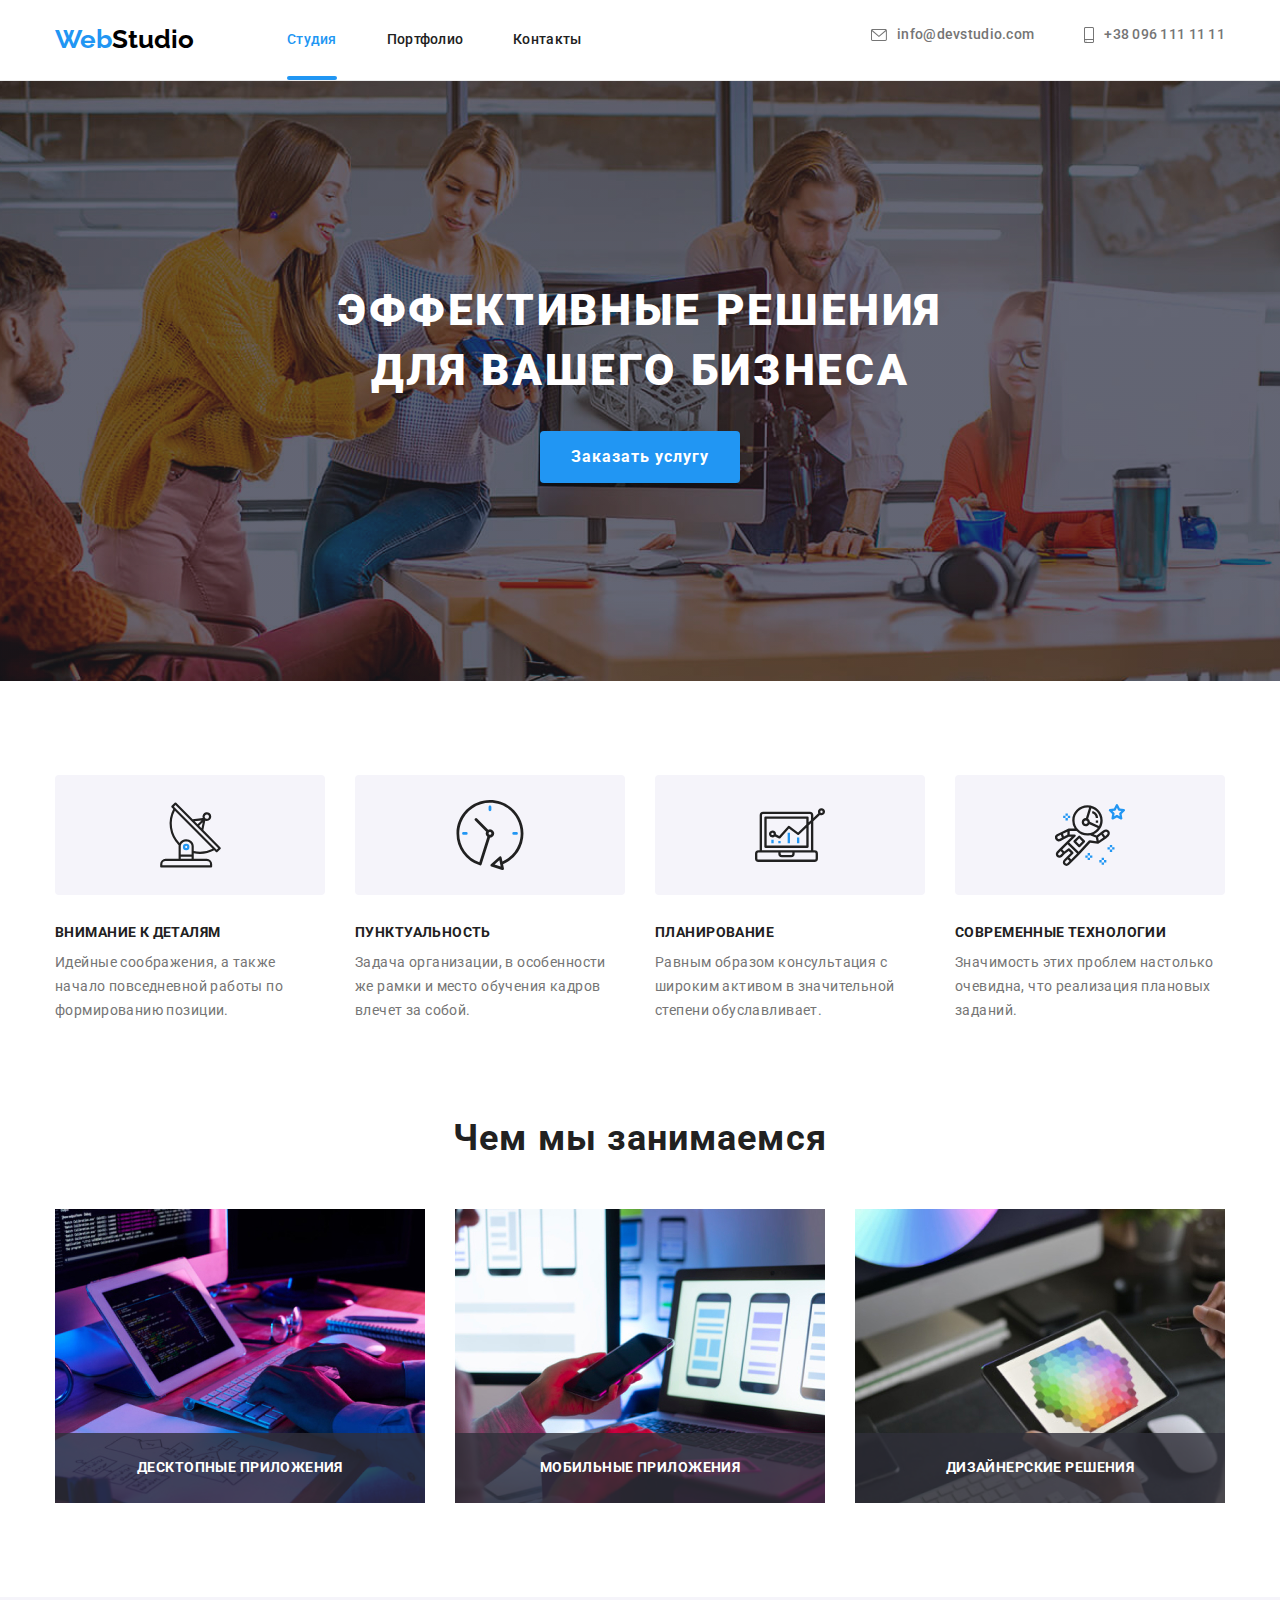
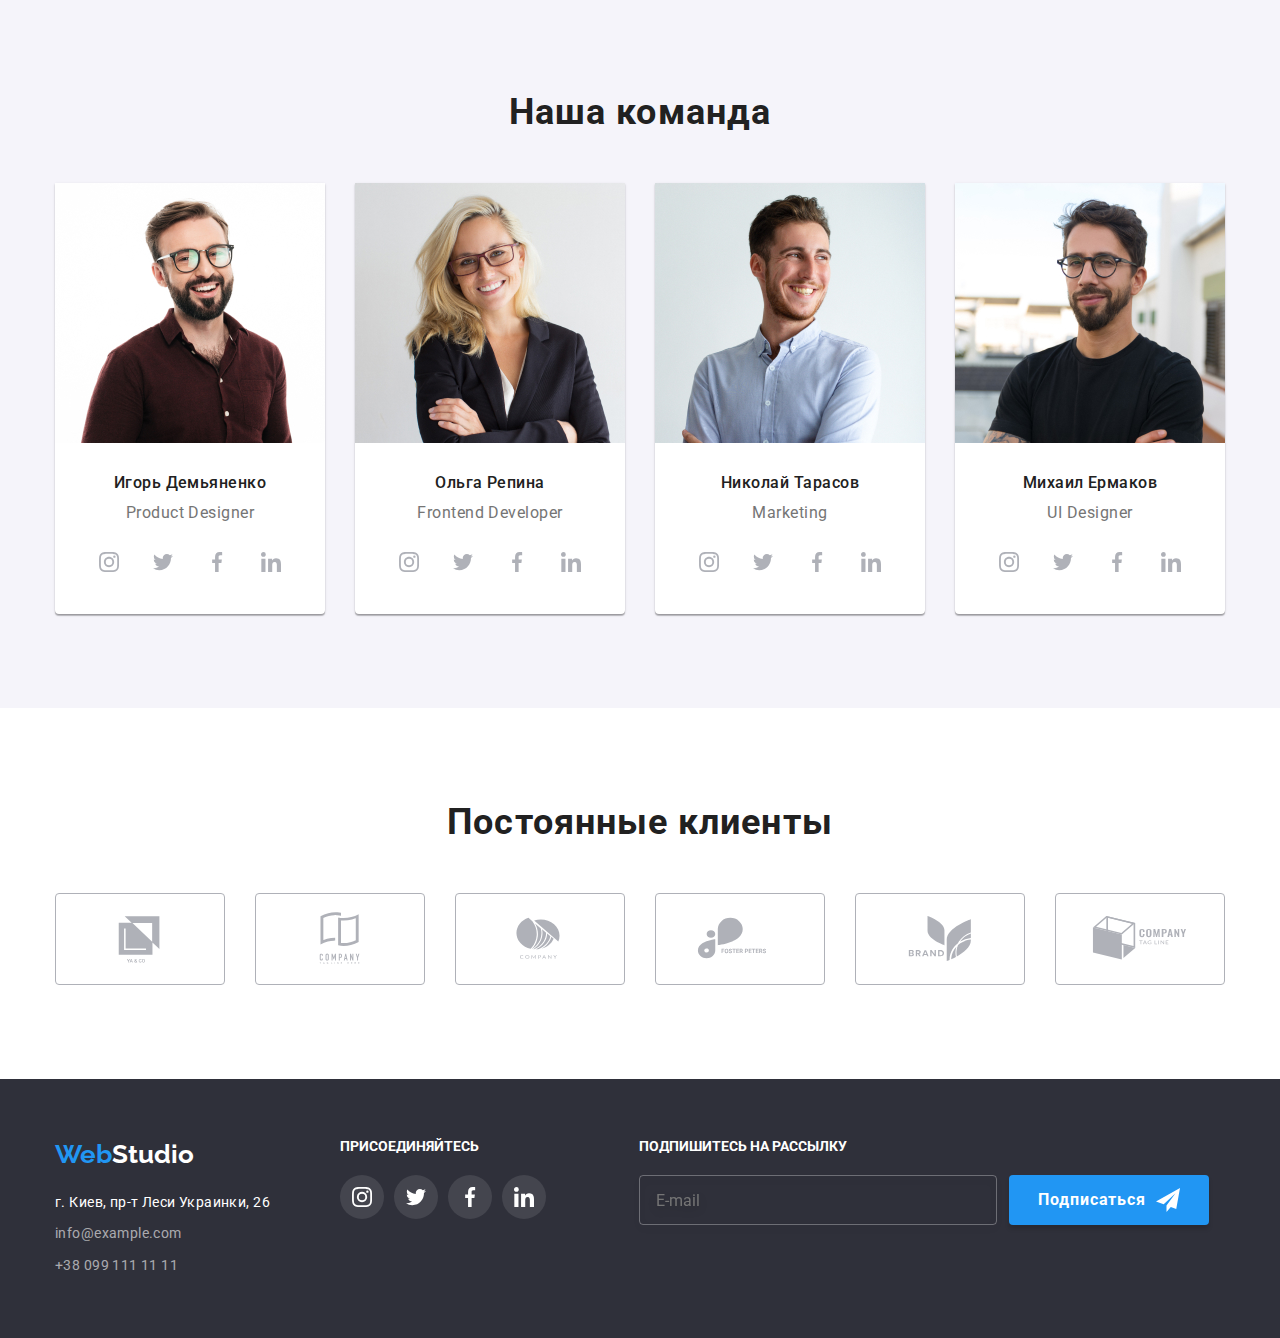
<file: index.html>
<!DOCTYPE html>
<html lang="ru">
  <head>
    <meta charset="UTF-8" />
    <meta http-equiv="X-UA-Compatible" content="IE=edge" />
    <meta name="viewport" content="width=device-width, initial-scale=1.0" />
    <title>Web Studio</title>
    <link
      rel="stylesheet"
      href="https://cdnjs.cloudflare.com/ajax/libs/modern-normalize/1.1.0/modern-normalize.min.css"
    />
    <link rel="stylesheet" href="./css/main.min.css" />
    <!-- <link rel="stylesheet" href="./css/styles.css" /> -->
    <link rel="preconnect" href="https://fonts.googleapis.com" />
    <link rel="preconnect" href="https://fonts.gstatic.com" crossorigin />
    <link
      href="https://fonts.googleapis.com/css2?family=Raleway:wght@700&family=Roboto:wght@400;500;700;900&display=swap"
      rel="stylesheet"
    />
  </head>
  <body>
    <!--Шапка-->
    <header class="header">
      <div class="container header-container">
        <!------------ logo ------------>
        <a class="logo no-link" href="./index.html"
          ><span class="logo__left-part">Web</span>Studio</a
        >

        <!-----------------navigation----------------->
        <nav class="nav">
          <ul class="nav-list list">
            <li class="nav-list__item">
              <a class="nav-list__link nav-list__current no-link" href="./index.html">Студия</a>
            </li>
            <li class="nav-list__item">
              <a class="nav-list__link no-link" href="./portfolio.html">Портфолио</a>
            </li>
            <li class="nav-list__item"><a class="nav-list__link no-link" href="">Контакты</a></li>
          </ul>
        </nav>
        <div class="header-contact">
          <ul class="header-contact__list list">
            <li class="header-contact__item">
              <a class="header-contact__link no-link" href="mailto:info@devstudio.com">
                <svg class="header-contact__icon" width="16" height="12">
                  <use href="./images/symbol-defs.svg#icon-envelope"></use>
                </svg>
                info@devstudio.com</a
              >
            </li>
            <li class="header-contact__item">
              <a class="header-contact__link no-link" href="tel:+380961111111"
                ><svg class="header-contact__icon" width="10" height="16">
                  <use href="./images/symbol-defs.svg#icon-smartphone"></use>
                </svg>
                +38 096 111 11 11</a
              >
            </li>
          </ul>
        </div>
        <!-- Кнопка мобильного меню -->
        <button type="button" class="mob-menu__open" data-menu-open>
          <svg
            class="mob-menu__open-icon"
            width="40"
            height="40"
            aria-label="Переключатель мобильного меню"
          >
            <use class="open-icon__menu" href="./images/symbol-defs.svg#icon-burger"></use>
          </svg>
        </button>
      </div>
      <!-- Окно мобильного меню -->
      <div class="mob-menu is-hidden" data-menu>
        <div class="mob-container">
          <div class="mob-menu__top">
            <button type="button" class="mob-menu__close" data-menu-close>
              <svg
                class="mob-menu__close-icon"
                width="40"
                height="40"
                aria-label="Переключатель мобильного меню"
              >
                <use
                  class="close-icon__menu"
                  href="./images/symbol-defs.svg#icon-close-mobmenu"
                ></use>
              </svg>
            </button>
            <ul class="mob-menu__nav list">
              <li class="mob-menu__nav__item">
                <a
                  class="mob-menu__nav__link no-link mob-menu__nav__link-current"
                  href="./index.html"
                  >Студия</a
                >
              </li>
              <li class="mob-menu__nav__item">
                <a class="mob-menu__nav__link no-link" href="./portfolio.html">Портфолио</a>
              </li>
              <li class="mob-menu__nav__item">
                <a class="mob-menu__nav__link no-link" href="">Контакты</a>
              </li>
            </ul>
          </div>
          <div class="mob-menu__bottom">
            <ul class="mob-menu__list list">
              <li class="mob-menu__item">
                <a class="mob-menu__contact no-link current" href="tel:+380961111111"
                  >+38 096 111 11 11</a
                >
              </li>
              <li class="mob-menu__item">
                <a class="mob-menu__link no-link" href="mailto:info@devstudio.com">
                  info@devstudio.com</a
                >
              </li>
            </ul>
            <ul class="mob-menu__social list">
              <li class="mob-menu__social-item">
                <a class="mob-menu__social-link no-link current" href="" target="_blank">
                  Instagram</a
                >
              </li>
              <li class="mob-menu__social-item">
                <a class="mob-menu__social-link no-link" href="" target="_blank"> Twitter</a>
              </li>
              <li class="mob-menu__social-item">
                <a class="mob-menu__social-link no-link" href="" target="_blank"> Facebook</a>
              </li>
              <li class="mob-menu__social-item">
                <a class="mob-menu__social-link no-link" href="" target="_blank"> Linkedin</a>
              </li>
            </ul>
          </div>
        </div>
      </div>
    </header>
    <!--Главный контейнер-->
    <main>
      <!--Банер с кнопкой (HERO)-->
      <section class="hero hero__background">
        <div class="hero__container">
          <h1 class="hero__title">Эффективные решения для вашего бизнеса</h1>
          <button data-modal-open class="hero__button" type="button">Заказать услугу</button>
        </div>
      </section>

      <!--Качества в работе-->

      <section class="quality section-padding">
        <div class="container">
          <ul class="quality__list list">
            <li class="quality__item">
              <div class="quality__bg">
                <svg class="quality__icon" width="65" height="70">
                  <use href="./images/symbol-defs.svg#icon-antenna"></use>
                </svg>
              </div>
              <h3 class="quality__title">Внимание к деталям</h3>
              <p class="quality__text">
                Идейные соображения, а также начало повседневной работы по формированию позиции.
              </p>
            </li>
            <li class="quality__item">
              <div class="quality__bg">
                <svg class="quality__icon" width="70" height="70">
                  <use href="./images/symbol-defs.svg#icon-clock"></use>
                </svg>
              </div>
              <h3 class="quality__title">Пунктуальность</h3>
              <p class="quality__text">
                Задача организации, в особенности же рамки и место обучения кадров влечет за собой.
              </p>
            </li>
            <li class="quality__item">
              <div class="quality__bg">
                <svg class="quality__icon" width="70" height="70">
                  <use href="./images/symbol-defs.svg#icon-diagram"></use>
                </svg>
              </div>
              <h3 class="quality__title">Планирование</h3>
              <p class="quality__text">
                Равным образом консультация с широким активом в значительной степени обуславливает.
              </p>
            </li>
            <li class="quality__item">
              <div class="quality__bg">
                <svg class="quality__icon" width="70" height="70">
                  <use href="./images/symbol-defs.svg#icon-astronaut"></use>
                </svg>
              </div>
              <h3 class="quality__title">Современные технологии</h3>
              <p class="quality__text">
                Значимость этих проблем настолько очевидна, что реализация плановых заданий.
              </p>
            </li>
          </ul>
        </div>
      </section>
      <!-------------Чем занимаемся------------->
      <section class="main-work section-padding">
        <div class="container">
          <h2 class="main-work__title">Чем мы занимаемся</h2>
          <ul class="main-work__list list">
            <li class="main-work__item">
              <div class="main-work__img">
                <img
                  srcset="./images/work/imgwork1_pc@1x.jpg 1x, ./images/work/imgwork1_pc@2x.jpg 2x"
                  src="./images/work/imgwork1_pc@1x.jpg"
                  alt="Разработка сайта"
                  width="370"
                />
                <div class="main-work__overlay">
                  <p class="main-work__txt">Десктопные приложения</p>
                </div>
              </div>
            </li>
            <li class="main-work__item">
              <div class="main-work__img">
                <img
                  srcset="./images/work/imgwork2_pc@1x.jpg 1x, ./images/work/imgwork2_pc@2x.jpg 2x"
                  src="./images/work/imgwork2_pc@1x.jpg"
                  alt="Оптимизация сайта"
                  width="370"
                />
                <div class="main-work__overlay">
                  <p class="main-work__txt">Мобильные приложения</p>
                </div>
              </div>
            </li>
            <li class="main-work__item">
              <div class="main-work__img">
                <img
                  srcset="./images/work/imgwork3_pc@1x.jpg 1x, ./images/work/imgwork3_pc@2x.jpg 2x"
                  src="./images/work/imgwork3_pc@1x.jpg"
                  alt="Дизайн сайта"
                  width="370"
                />
                <div class="main-work__overlay">
                  <p class="main-work__txt">Дизайнерские решения</p>
                </div>
              </div>
            </li>
          </ul>
        </div>
      </section>
      <!---------------Наша Команда--------------->
      <section class="team section-padding">
        <div class="container">
          <h2 class="team__title">Наша команда</h2>
          <ul class="team__list list">
            <li class="team__people">
              <picture>
                <source
                  media="(min-width: 1200px)"
                  srcset="
                    ./images/team/pc/imgdemyanenko_pc@1x.jpg 1x,
                    ./images/team/pc/imgdemyanenko_pc@2x.jpg 2x
                  "
                />
                <source
                  media="(min-width: 768px)"
                  srcset="
                    ./images/team/tablet/imgdemyanenko_tab@1x.jpg 1x,
                    ./images/team/tablet/imgdemyanenko_tab@2x.jpg 2x
                  "
                />
                <source
                  media="(min-width: 320px)"
                  srcset="
                    ./images/team/tel/imgdemyanenko_tel@1x.jpg 1x,
                    ./images/team/tel/imgdemyanenko_tel@2x.jpg 2x
                  "
                />
                <img src="./images/imgpeople1.jpg " alt="Фото" />
              </picture>
              <!-- <img src="./images/team_1.jpg" alt="Игорь Демьяненко" width="270" /> -->
              <div class="team__description-card">
                <h3 class="team__name">Игорь Демьяненко</h3>
                <p class="team__position" lang="en">Product Designer</p>

                <ul class="team__social-list list">
                  <li class="team__social-item">
                    <a href="" class="team__social-link">
                      <svg class="team__social-icon" width="20" height="20">
                        <use href="./images/symbol-defs.svg#icon-instagram"></use>
                      </svg>
                    </a>
                  </li>
                  <li class="team__social-item">
                    <a href="" class="team__social-link">
                      <svg class="team__social-icon" width="20" height="20">
                        <use href="./images/symbol-defs.svg#icon-twitter"></use>
                      </svg>
                    </a>
                  </li>
                  <li class="team__social-item">
                    <a href="" class="team__social-link">
                      <svg class="team__social-icon" width="20" height="20">
                        <use href="./images/symbol-defs.svg#icon-facebook"></use>
                      </svg>
                    </a>
                  </li>
                  <li class="team__social-item">
                    <a href="" class="team__social-link">
                      <svg class="team__social-icon" width="20" height="20">
                        <use href="./images/symbol-defs.svg#icon-linkedin"></use>
                      </svg>
                    </a>
                  </li>
                </ul>
              </div>
            </li>
            <li class="team__people">
              <picture>
                <source
                  media="(min-width: 1200px)"
                  srcset="
                    ./images/team/pc/imgrepina_pc@1x.jpg 1x,
                    ./images/team/pc/imgrepina_pc@2x.jpg 2x
                  "
                />
                <source
                  media="(min-width: 768px)"
                  srcset="
                    ./images/team/tablet/imgrepina_tab@1x.jpg 1x,
                    ./images/team/tablet/imgrepina_tab@2x.jpg 2x
                  "
                />
                <source
                  media="(min-width: 320px)"
                  srcset="
                    ./images/team/tel/imgrepina_tel@1x.jpg 1x,
                    ./images/team/tel/imgrepina_tel@2x.jpg 2x
                  "
                />
                <img src="./images/imgpeople2.jpg " alt="Фото" />
              </picture>
              <!-- <img src="./images/team_2.jpg" alt="Ольга Репина" width="270" /> -->
              <div class="team__description-card">
                <h3 class="team__name">Ольга Репина</h3>
                <p class="team__position" lang="en">Frontend Developer</p>

                <ul class="team__social-list list">
                  <li class="team__social-item">
                    <a href="" class="team__social-link">
                      <svg class="team__social-icon" width="20" height="20">
                        <use href="./images/symbol-defs.svg#icon-instagram"></use>
                      </svg>
                    </a>
                  </li>
                  <li class="team__social-item">
                    <a href="" class="team__social-link">
                      <svg class="team__social-icon" width="20" height="20">
                        <use href="./images/symbol-defs.svg#icon-twitter"></use>
                      </svg>
                    </a>
                  </li>
                  <li class="team__social-item">
                    <a href="" class="team__social-link">
                      <svg class="team__social-icon" width="20" height="20">
                        <use href="./images/symbol-defs.svg#icon-facebook"></use>
                      </svg>
                    </a>
                  </li>
                  <li class="team__social-item">
                    <a href="" class="team__social-link">
                      <svg class="team__social-icon" width="20" height="20">
                        <use href="./images/symbol-defs.svg#icon-linkedin"></use>
                      </svg>
                    </a>
                  </li>
                </ul>
              </div>
            </li>
            <li class="team__people">
              <picture>
                <source
                  media="(min-width: 1200px)"
                  srcset="
                    ./images/team/pc/imgtarasov_pc@1x.jpg 1x,
                    ./images/team/pc/imgtarasov_pc@2x.jpg 2x
                  "
                />
                <source
                  media="(min-width: 768px)"
                  srcset="
                    ./images/team/tablet/imgtarasov_tab@1x.jpg 1x,
                    ./images/team/tablet/imgtarasov_tab@2x.jpg 2x
                  "
                />
                <source
                  media="(min-width: 320px)"
                  srcset="
                    ./images/team/tel/imgtarasov_tel@1x.jpg 1x,
                    ./images/team/tel/imgtarasov_tel@2x.jpg 2x
                  "
                />
                <img src="./images/imgpeople3.jpg " alt="Фото" />
              </picture>
              <!-- <img src="./images/team_3.jpg" alt="Николай Тарасов" width="270" /> -->
              <div class="team__description-card">
                <h3 class="team__name">Николай Тарасов</h3>
                <p class="team__position" lang="en">Marketing</p>
                <ul class="team__social-list list">
                  <li class="team__social-item">
                    <a href="" class="team__social-link">
                      <svg class="team__social-icon" width="20" height="20">
                        <use href="./images/symbol-defs.svg#icon-instagram"></use>
                      </svg>
                    </a>
                  </li>
                  <li class="team__social-item">
                    <a href="" class="team__social-link">
                      <svg class="team__social-icon" width="20" height="20">
                        <use href="./images/symbol-defs.svg#icon-twitter"></use>
                      </svg>
                    </a>
                  </li>
                  <li class="team__social-item">
                    <a href="" class="team__social-link">
                      <svg class="team__social-icon" width="20" height="20">
                        <use href="./images/symbol-defs.svg#icon-facebook"></use>
                      </svg>
                    </a>
                  </li>
                  <li class="team__social-item">
                    <a href="" class="team__social-link">
                      <svg class="team__social-icon" width="20" height="20">
                        <use href="./images/symbol-defs.svg#icon-linkedin"></use>
                      </svg>
                    </a>
                  </li>
                </ul>
              </div>
            </li>
            <li class="team__people">
              <picture>
                <source
                  media="(min-width: 1200px)"
                  srcset="
                    ./images/team/pc/imgermakov_pc@1x.jpg 1x,
                    ./images/team/pc/imgermakov_pc@2x.jpg 2x
                  "
                />
                <source
                  media="(min-width: 768px)"
                  srcset="
                    ./images/team/tablet/imgermakov_tab@1x.jpg 1x,
                    ./images/team/tablet/imgermakov_tab@2x.jpg 2x
                  "
                />
                <source
                  media="(min-width: 320px)"
                  srcset="
                    ./images/team/tel/imgermakov_tel@1x.jpg 1x,
                    ./images/team/tel/imgermakov_tel@2x.jpg 2x
                  "
                />
                <img src="./images/imgpeople4.jpg " alt="Фото" />
              </picture>
              <!-- <img src="./images/team_4.jpg" alt="Михаил Ермаков" width="270" /> -->
              <div class="team__description-card">
                <h3 class="team__name">Михаил Ермаков</h3>
                <p class="team__position" lang="en">UI Designer</p>
                <ul class="team__social-list list">
                  <li class="team__social-item">
                    <a href="" class="team__social-link">
                      <svg class="team__social-icon" width="20" height="20">
                        <use href="./images/symbol-defs.svg#icon-instagram"></use>
                      </svg>
                    </a>
                  </li>
                  <li class="team__social-item">
                    <a href="" class="team__social-link">
                      <svg class="team__social-icon" width="20" height="20">
                        <use href="./images/symbol-defs.svg#icon-twitter"></use>
                      </svg>
                    </a>
                  </li>
                  <li class="team__social-item">
                    <a href="" class="team__social-link">
                      <svg class="team__social-icon" width="20" height="20">
                        <use href="./images/symbol-defs.svg#icon-facebook"></use>
                      </svg>
                    </a>
                  </li>
                  <li class="team__social-item">
                    <a href="" class="team__social-link">
                      <svg class="team__social-icon" width="20" height="20">
                        <use href="./images/symbol-defs.svg#icon-linkedin"></use>
                      </svg>
                    </a>
                  </li>
                </ul>
              </div>
            </li>
          </ul>
        </div>
      </section>
    </main>

    <!------------Постоянные клиенты ------------>
    <section class="regular-customers section-padding">
      <div class="container">
        <h2 class="regular-customers__title">Постоянные клиенты</h2>
        <ul class="regular-customers__list list">
          <li class="regular-customers__items">
            <a class="regular-customers__link" href="">
              <svg class="regular-customers__icon" width="106" height="60">
                <use href="./images/symbol-defs.svg#icon-logo-client-1"></use>
              </svg>
            </a>
          </li>

          <li class="regular-customers__items">
            <a class="regular-customers__link" href="">
              <svg class="regular-customers__icon" width="106" height="60">
                <use href="./images/symbol-defs.svg#icon-logo-client-2"></use>
              </svg>
            </a>
          </li>

          <li class="regular-customers__items">
            <a class="regular-customers__link" href="">
              <svg class="regular-customers__icon" width="106" height="60">
                <use href="./images/symbol-defs.svg#icon-logo-client-3"></use>
              </svg>
            </a>
          </li>

          <li class="regular-customers__items">
            <a class="regular-customers__link" href="">
              <svg class="regular-customers__icon" width="106" height="60">
                <use href="./images/symbol-defs.svg#icon-logo-client-4"></use>
              </svg>
            </a>
          </li>

          <li class="regular-customers__items">
            <a class="regular-customers__link" href="">
              <svg class="regular-customers__icon" width="106" height="60">
                <use href="./images/symbol-defs.svg#icon-logo-client-5"></use>
              </svg>
            </a>
          </li>

          <li class="regular-customers__items">
            <a class="regular-customers__link" href="">
              <svg class="regular-customers__icon" width="106" height="60">
                <use href="./images/symbol-defs.svg#icon-logo-client-6"></use>
              </svg>
            </a>
          </li>
        </ul>
      </div>
    </section>
    <!----------------Футер------------>
    <footer class="footer">
      <div class="container">
        <div class="footer__general">
          <div class="footer-tabl">
            <!-- ---------Footer other---------- -->
            <div class="footer__other">
              <a class="footer__logo no-link" href="./index.html"
                ><span class="logo__left-part">Web</span>Studio</a
              >
              <!-- ---------Footer address---------- -->
              <address class="footer-address">
                <ul class="footer-address__list list">
                  <li class="footer-address__item">
                    <a
                      class="footer-address__map no-link"
                      href="https://goo.gl/maps/NMQGQq8gnhBhWBcv5"
                      target="_blank"
                      rel="noopener noreferrer"
                      >г. Киев, пр-т Леси Украинки, 26</a
                    >
                  </li>
                  <li class="footer-address__item">
                    <a class="footer-address__link no-link" href="mailto:info@example.com"
                      >info@example.com</a
                    >
                  </li>
                  <li class="footer-address__item">
                    <a class="footer-address__link no-link" href="tel:+380991111111"
                      >+38 099 111 11 11</a
                    >
                  </li>
                </ul>
              </address>
            </div>
            <!------------ Footer social------------->
            <div class="footer-social">
              <p class="footer-social__title">Присоединяйтесь</p>
              <ul class="footer-social__list list">
                <li class="footer-social__item">
                  <a href="" class="footer-social__link">
                    <svg class="footer-social__icon" width="20" height="20">
                      <use href="./images/symbol-defs.svg#icon-instagram"></use>
                    </svg>
                  </a>
                </li>
                <li class="footer-social__item">
                  <a href="" class="footer-social__link">
                    <svg class="footer-social__icon" width="20" height="20">
                      <use href="./images/symbol-defs.svg#icon-twitter"></use>
                    </svg>
                  </a>
                </li>
                <li class="footer-social__item">
                  <a href="" class="footer-social__link">
                    <svg class="footer-social__icon" width="20" height="20">
                      <use href="./images/symbol-defs.svg#icon-facebook"></use>
                    </svg>
                  </a>
                </li>
                <li class="footer-social__item">
                  <a href="" class="footer-social__link">
                    <svg class="footer-social__icon" width="20" height="20">
                      <use href="./images/symbol-defs.svg#icon-linkedin"></use>
                    </svg>
                  </a>
                </li>
              </ul>
            </div>
          </div>
          <!------------footer-online------------->
          <div class="footer-online">
            <p class="footer-online__title">Подпишитесь на рассылку</p>
            <form action="#" class="footer-online__form">
              <div class="footer-online__inputs">
                <label for="user_email"></label>
                <input
                  type="email"
                  placeholder="E-mail"
                  name="email"
                  id="user_email"
                  class="footer-online__input"
                />
                <button type="submit" class="footer-online__btn">
                  Подписаться
                  <svg class="footer-online__icon" width="24" height="24">
                    <use href="./images/symbol-defs.svg#icon-icon-send"></use>
                  </svg>
                </button>
              </div>
            </form>
          </div>
        </div>
      </div>
    </footer>
    <!------------ Modal window ------------->
    <div class="backdrop is-hidden" data-modal>
      <div class="modal">
        <button type="button" class="modal__close-btn" data-modal-close>
          <svg width="18" height="18">
            <use href="./images/symbol-defs.svg#icon-modal-close-1"></use>
          </svg>
        </button>
        <!------------ Modal title ------------->
        <p class="modal__title">Оставьте свои данные, мы вам перезвоним</p>
        <!------------- Modal form ---------------->
        <form action="#" class="modal-form" name="modal_form">
          <div class="modal-form__field">
            <label for="user-name" class="modal-form__content">Имя</label>
            <input
              class="modal-form__input"
              type="text"
              name="user-name"
              id="user-name"
              placeholder="Сергей"
            />
            <svg class="modal-form__icon" width="18" height="18">
              <use href="./images/symbol-defs.svg#icon-person-modal"></use>
            </svg>
          </div>
          <div class="modal-form__field">
            <label for="user-tel" class="modal-form__content">Телефон</label>
            <input
              class="modal-form__input"
              type="tel"
              name="user-tel"
              id="user-tel"
              placeholder="+38 066 111 11 11"
            />
            <svg class="modal-form__icon" width="18" height="18">
              <use href="./images/symbol-defs.svg#icon-phone-modal"></use>
            </svg>
          </div>
          <div class="modal-form__field">
            <label for="user-email" class="modal-form__content">Почта</label>
            <input
              class="modal-form__input"
              type="email"
              name="user-email"
              id="user-email"
              placeholder="email@address.com"
            />
            <svg class="modal-form__icon" width="18" height="18">
              <use href="./images/symbol-defs.svg#icon-email-modal"></use>
            </svg>
          </div>
          <div class="modal-form__field">
            <label for="user-form-comment" class="modal-form__content">Комментарий</label>
            <textarea
              class="modal-form__comment"
              name="user-form-comment"
              id="user-form-comment"
              placeholder="Введите Ваш комментарий"
            ></textarea>
          </div>
          <!--Соглашение с условиями договора  -->
          <div class="modal-policy">
            <input
              class="modal-policy__check visually-hidden"
              type="checkbox"
              name="policy"
              id="policy"
            />
            <label for="policy" class="modal-policy__txt">
              <span class="modal-policy__svg">
                <svg class="modal-policy__icon" width="16" height="15">
                  <use href="./images/symbol-defs.svg#icon-check"></use>
                </svg>
              </span>
              Соглашаюсь с рассылкой и принимаю
              <a
                class="modal-policy__link"
                href="https://google.com"
                target="_blank"
                rel="noopener norferrer"
                >Условия договора</a
              >
            </label>
          </div>
          <button type="submit" class="modal-form__submit">Отправить</button>
        </form>
      </div>
    </div>
    <script src="./js/modal.js"></script>
    <script src="./js/menu.js"></script>
  </body>
</html>
</file>
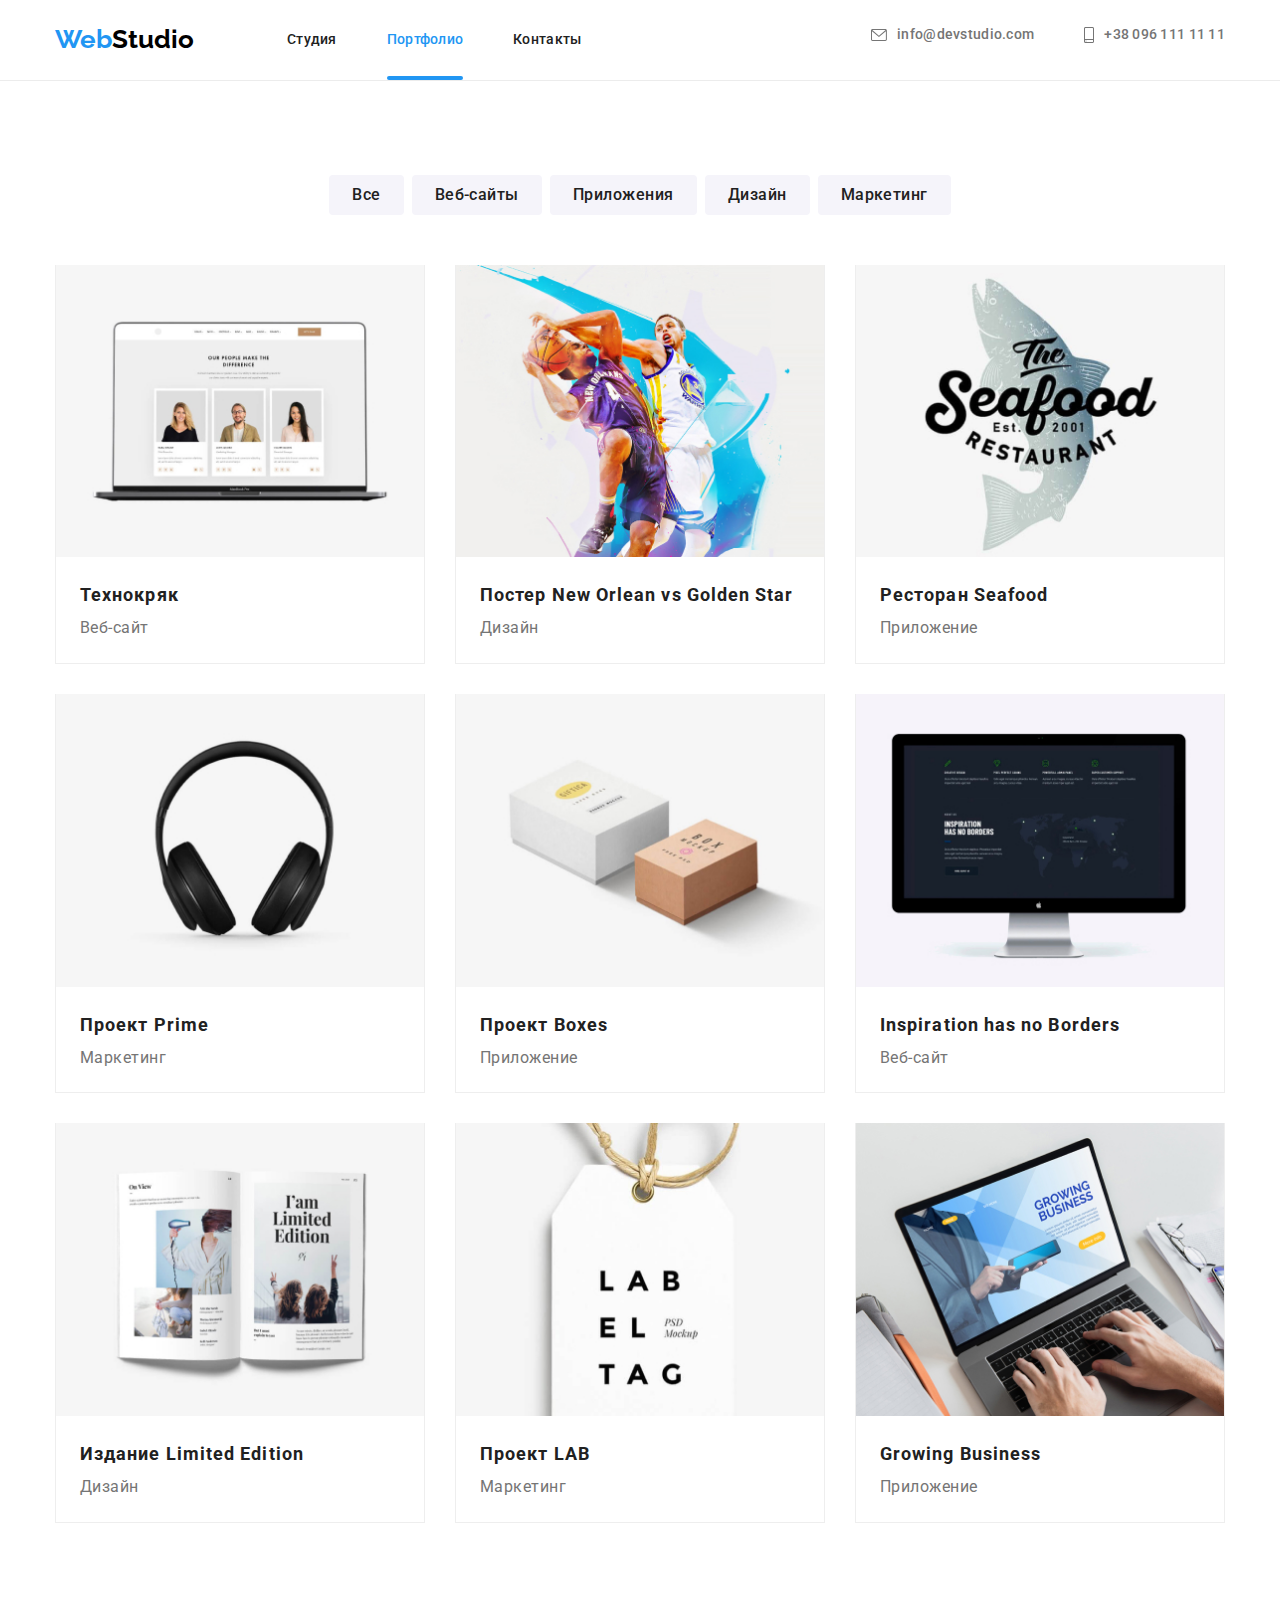
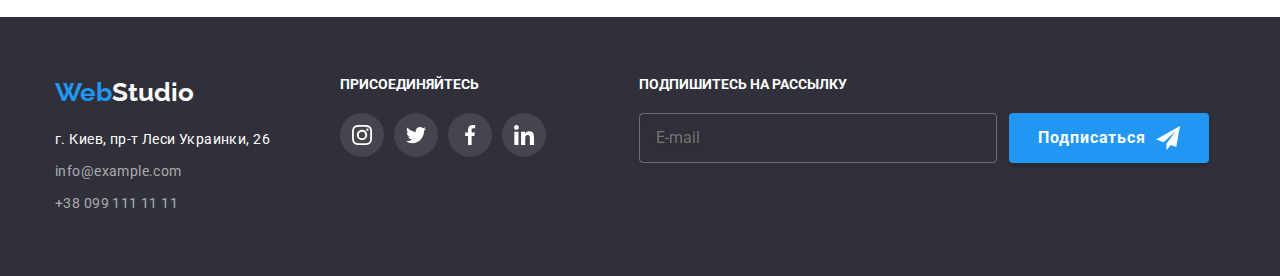
<file: portfolio.html>
<!DOCTYPE html>
<html lang="ru">
  <head>
    <meta charset="UTF-8" />
    <meta http-equiv="X-UA-Compatible" content="IE=edge" />
    <meta name="viewport" content="width=device-width, initial-scale=1.0" />
    <title>Portfolio</title>
    <link
      rel="stylesheet"
      href="https://cdnjs.cloudflare.com/ajax/libs/modern-normalize/1.1.0/modern-normalize.min.css"
    />
    <link rel="stylesheet" href="./css/main.min.css" />
    <!-- <link rel="stylesheet" href="./css/styles.css" /> -->
    <link rel="preconnect" href="https://fonts.googleapis.com" />
    <link rel="preconnect" href="https://fonts.gstatic.com" crossorigin />
    <link
      href="https://fonts.googleapis.com/css2?family=Raleway:wght@700&family=Roboto:wght@400;500;700;900&display=swap"
      rel="stylesheet"
    />
  </head>
  <body>
    <!--Шапка-->
    <header class="header">
      <div class="container header-container">
        <!------------ logo ------------>
        <a class="logo no-link" href="./index.html"
          ><span class="logo__left-part">Web</span>Studio</a
        >

        <!-----------------navigation----------------->
        <nav class="nav">
          <ul class="nav-list list">
            <li class="nav-list__item">
              <a class="nav-list__link no-link" href="./index.html">Студия</a>
            </li>
            <li class="nav-list__item">
              <a class="nav-list__link nav-list__current no-link" href="./portfolio.html"
                >Портфолио</a
              >
            </li>
            <li class="nav-list__item"><a class="nav-list__link no-link" href="">Контакты</a></li>
          </ul>
        </nav>
        <div class="header-contact">
          <ul class="header-contact__list list">
            <li class="header-contact__item">
              <a class="header-contact__link no-link" href="mailto:info@devstudio.com">
                <svg class="header-contact__icon" width="16" height="12">
                  <use href="./images/symbol-defs.svg#icon-envelope"></use>
                </svg>
                info@devstudio.com</a
              >
            </li>
            <li class="header-contact__item">
              <a class="header-contact__link no-link" href="tel:+380961111111"
                ><svg class="header-contact__icon" width="10" height="16">
                  <use href="./images/symbol-defs.svg#icon-smartphone"></use>
                </svg>
                +38 096 111 11 11</a
              >
            </li>
          </ul>
        </div>
        <!-- Кнопка мобильного меню -->
        <button type="button" class="mob-menu__open" data-menu-open>
          <svg
            class="mob-menu__open-icon"
            width="40"
            height="40"
            aria-label="Переключатель мобильного меню"
          >
            <use class="open-icon__menu" href="./images/symbol-defs.svg#icon-burger"></use>
          </svg>
        </button>
      </div>
      <!-- Окно мобильного меню -->
      <div class="mob-menu is-hidden" data-menu>
        <div class="mob-container">
          <div class="mob-menu__top">
            <button type="button" class="mob-menu__close" data-menu-close>
              <svg
                class="mob-menu__close-icon"
                width="40"
                height="40"
                aria-label="Переключатель мобильного меню"
              >
                <use
                  class="close-icon__menu"
                  href="./images/symbol-defs.svg#icon-close-mobmenu"
                ></use>
              </svg>
            </button>
            <ul class="mob-menu__nav list">
              <li class="mob-menu__nav__item">
                <a class="mob-menu__nav__link no-link" href="./index.html">Студия</a>
              </li>
              <li class="mob-menu__nav__item">
                <a
                  class="mob-menu__nav__link no-link mob-menu__nav__link-current"
                  href="./portfolio.html"
                  >Портфолио</a
                >
              </li>
              <li class="mob-menu__nav__item">
                <a class="mob-menu__nav__link no-link" href="">Контакты</a>
              </li>
            </ul>
          </div>
          <div class="mob-menu__bottom">
            <ul class="mob-menu__list list">
              <li class="mob-menu__item">
                <a class="mob-menu__contact no-link current" href="tel:+380961111111"
                  >+38 096 111 11 11</a
                >
              </li>
              <li class="mob-menu__item">
                <a class="mob-menu__link no-link" href="mailto:info@devstudio.com">
                  info@devstudio.com</a
                >
              </li>
            </ul>
            <ul class="mob-menu__social list">
              <li class="mob-menu__social-item">
                <a class="mob-menu__social-link no-link current" href="" target="_blank">
                  Instagram</a
                >
              </li>
              <li class="mob-menu__social-item">
                <a class="mob-menu__social-link no-link" href="" target="_blank"> Twitter</a>
              </li>
              <li class="mob-menu__social-item">
                <a class="mob-menu__social-link no-link" href="" target="_blank"> Facebook</a>
              </li>
              <li class="mob-menu__social-item">
                <a class="mob-menu__social-link no-link" href="" target="_blank"> Linkedin</a>
              </li>
            </ul>
          </div>
        </div>
      </div>
    </header>
    <!--Главный контейнер-->
    <main>
      <!--Фильтр-->
      <section class="portfolio section-padding">
        <div class="container">
          <ul class="filter-list list">
            <li class="filter-list__item">
              <button class="filter-list__btn" type="button">Все</button>
            </li>
            <li class="filter-list__item">
              <button class="filter-list__btn" type="button">Веб-сайты</button>
            </li>
            <li class="filter-list__item">
              <button class="filter-list__btn" type="button">Приложения</button>
            </li>
            <li class="filter-list__item">
              <button class="filter-list__btn" type="button">Дизайн</button>
            </li>
            <li class="filter-list__item">
              <button class="filter-list__btn" type="button">Маркетинг</button>
            </li>
          </ul>

          <!--Сетка услуг-->

          <ul class="service-list list">
            <li class="service-list__item">
              <a
                class="no-link service-list__shadow"
                href=""
                target="_blank"
                rel="noopener norferrer"
              >
                <div class="service-wrap">
                  <picture>
                    <source
                      media="(min-width: 1200px)"
                      srcset="
                        ./images/projects/pc/img1_pc@1x.jpg 1x,
                        ./images/projects/pc/img1_pc@2x.jpg 2x
                      "
                    />
                    <source
                      media="(min-width: 768px)"
                      srcset="
                        ./images/projects/tablet/img1_tab@1x.jpg 1x,
                        ./images/projects/tablet/img1_tab@2x.jpg 2x
                      "
                    />
                    <source
                      media="(min-width: 320px)"
                      srcset="
                        ./images/projects/tel/img1_tel@1x.jpg 1x,
                        ./images/projects/tel/img1_tel@2x.jpg 2x
                      "
                    />
                    <img src="./images/imgprojects1.jpg" alt="Технокряк" width="370" />
                  </picture>
                  <!-- <img src="./images/tehnokryak.jpg" alt="Технокряк" width="370" /> -->
                  <p class="service-wrap__txt">
                    Технокряк это современная площадка распространения коронавируса. Компании
                    используют эту платформу для цифрового шпионажа и атак на защищённые сервера
                    конкурентов.
                  </p>
                </div>
                <div class="service-list__description-card">
                  <h3 class="service-list__title">Технокряк</h3>
                  <p class="service-list__text">Веб-сайт</p>
                </div>
              </a>
            </li>
            <li class="service-list__item">
              <a
                class="no-link service-list__shadow"
                href=""
                target="_blank"
                rel="noopener norferrer"
              >
                <div class="service-wrap">
                  <picture>
                    <source
                      media="(min-width: 1200px)"
                      srcset="
                        ./images/projects/pc/img2_pc@1x.jpg 1x,
                        ./images/projects/pc/img2_pc@2x.jpg 2x
                      "
                    />
                    <source
                      media="(min-width: 768px)"
                      srcset="
                        ./images/projects/tablet/img2_tab@1x.jpg 1x,
                        ./images/projects/tablet/img2_tab@2x.jpg 2x
                      "
                    />
                    <source
                      media="(min-width: 320px)"
                      srcset="
                        ./images/projects/tel/img2_tel@1x.jpg 1x,
                        ./images/projects/tel/img2_tel@2x.jpg 2x
                      "
                    />
                    <img
                      src="./images/imgprojects2.jpg"
                      alt="Basketball New Orlean vs Golden Star"
                      width="370"
                    />
                  </picture>
                  <!-- <img
                    src="./images/new-orlean.jpg"
                    alt="Basketball New Orlean vs Golden Star"
                    width="370"
                  /> -->
                  <p class="service-wrap__txt">
                    Технокряк это современная площадка распространения коронавируса. Компании
                    используют эту платформу для цифрового шпионажа и атак на защищённые сервера
                    конкурентов.
                  </p>
                </div>
                <div class="service-list__description-card">
                  <h3 class="service-list__title">Постер New Orlean vs Golden Star</h3>
                  <p class="service-list__text">Дизайн</p>
                </div>
              </a>
            </li>
            <li class="service-list__item">
              <a
                class="no-link service-list__shadow"
                href=""
                target="_blank"
                rel="noopener norferrer"
              >
                <div class="service-wrap">
                  <picture>
                    <source
                      media="(min-width: 1200px)"
                      srcset="
                        ./images/projects/pc/img3_pc@1x.jpg 1x,
                        ./images/projects/pc/img3_pc@2x.jpg 2x
                      "
                    />
                    <source
                      media="(min-width: 768px)"
                      srcset="
                        ./images/projects/tablet/img3_tab@1x.jpg 1x,
                        ./images/projects/tablet/img3_tab@2x.jpg 2x
                      "
                    />
                    <source
                      media="(min-width: 320px)"
                      srcset="
                        ./images/projects/tel/img3_tel@1x.jpg 1x,
                        ./images/projects/tel/img3_tel@2x.jpg 2x
                      "
                    />
                    <img
                      src="./images/imgprojects3.jpg"
                      alt="Эмблема ресторана Seafood"
                      width="370"
                    />
                  </picture>
                  <!-- <img src="./images/seafood.jpg" alt="Эмблема ресторана Seafood" width="370" /> -->
                  <p class="service-wrap__txt">
                    Технокряк это современная площадка распространения коронавируса. Компании
                    используют эту платформу для цифрового шпионажа и атак на защищённые сервера
                    конкурентов.
                  </p>
                </div>
                <div class="service-list__description-card">
                  <h3 class="service-list__title">Ресторан Seafood</h3>
                  <p class="service-list__text">Приложение</p>
                </div>
              </a>
            </li>
            <li class="service-list__item">
              <a
                class="no-link service-list__shadow"
                href=""
                target="_blank"
                rel="noopener norferrer"
              >
                <div class="service-wrap">
                  <picture>
                    <source
                      media="(min-width: 1200px)"
                      srcset="
                        ./images/projects/pc/img4_pc@1x.jpg 1x,
                        ./images/projects/pc/img4_pc@2x.jpg 2x
                      "
                    />
                    <source
                      media="(min-width: 768px)"
                      srcset="
                        ./images/projects/tablet/img4_tab@1x.jpg 1x,
                        ./images/projects/tablet/img4_tab@2x.jpg 2x
                      "
                    />
                    <source
                      media="(min-width: 320px)"
                      srcset="
                        ./images/projects/tel/img4_tel@1x.jpg 1x,
                        ./images/projects/tel/img4_tel@2x.jpg 2x
                      "
                    />
                    <img src="./images/imgprojects4.jpg" alt="Наушники" width="370" />
                  </picture>
                  <!-- <img src="./images/prime.jpg" alt="Наушники" width="370" /> -->
                  <p class="service-wrap__txt">
                    Технокряк это современная площадка распространения коронавируса. Компании
                    используют эту платформу для цифрового шпионажа и атак на защищённые сервера
                    конкурентов.
                  </p>
                </div>
                <div class="service-list__description-card">
                  <h3 class="service-list__title">Проект Prime</h3>
                  <p class="service-list__text">Маркетинг</p>
                </div>
              </a>
            </li>
            <li class="service-list__item">
              <a
                class="no-link service-list__shadow"
                href=""
                target="_blank"
                rel="noopener norferrer"
              >
                <div class="service-wrap">
                  <picture>
                    <source
                      media="(min-width: 1200px)"
                      srcset="
                        ./images/projects/pc/img5_pc@1x.jpg 1x,
                        ./images/projects/pc/img5_pc@2x.jpg 2x
                      "
                    />
                    <source
                      media="(min-width: 768px)"
                      srcset="
                        ./images/projects/tablet/img5_tab@1x.jpg 1x,
                        ./images/projects/tablet/img5_tab@2x.jpg 2x
                      "
                    />
                    <source
                      media="(min-width: 320px)"
                      srcset="
                        ./images/projects/tel/img5_tel@1x.jpg 1x,
                        ./images/projects/tel/img5_tel@2x.jpg 2x
                      "
                    />
                    <img src="./images/imgprojects5.jpg" alt="Коробки" width="370" />
                  </picture>
                  <!-- <img src="./images/boxes.jpg" alt="Две коробки" width="370" /> -->
                  <p class="service-wrap__txt">
                    Технокряк это современная площадка распространения коронавируса. Компании
                    используют эту платформу для цифрового шпионажа и атак на защищённые сервера
                    конкурентов.
                  </p>
                </div>
                <div class="service-list__description-card">
                  <h3 class="service-list__title">Проект Boxes</h3>
                  <p class="service-list__text">Приложение</p>
                </div>
              </a>
            </li>
            <li class="service-list__item">
              <a
                class="no-link service-list__shadow"
                href=""
                target="_blank"
                rel="noopener norferrer"
              >
                <div class="service-wrap">
                  <picture>
                    <source
                      media="(min-width: 1200px)"
                      srcset="
                        ./images/projects/pc/img6_pc@1x.jpg 1x,
                        ./images/projects/pc/img6_pc@2x.jpg 2x
                      "
                    />
                    <source
                      media="(min-width: 768px)"
                      srcset="
                        ./images/projects/tablet/img6_tab@1x.jpg 1x,
                        ./images/projects/tablet/img6_tab@2x.jpg 2x
                      "
                    />
                    <source
                      media="(min-width: 320px)"
                      srcset="
                        ./images/projects/tel/img6_tel@1x.jpg 1x,
                        ./images/projects/tel/img6_tel@2x.jpg 2x
                      "
                    />
                    <img src="./images/imgprojects6.jpg" alt="Монитор" width="370" />
                  </picture>
                  <!-- <img src="./images/inspiration.jpg" alt="Монитор" width="370" /> -->
                  <p class="service-wrap__txt">
                    Технокряк это современная площадка распространения коронавируса. Компании
                    используют эту платформу для цифрового шпионажа и атак на защищённые сервера
                    конкурентов.
                  </p>
                </div>
                <div class="service-list__description-card">
                  <h3 class="service-list__title" lang="en">Inspiration has no Borders</h3>
                  <p class="service-list__text">Веб-сайт</p>
                </div>
              </a>
            </li>
            <li class="service-list__item">
              <a
                class="no-link service-list__shadow"
                href=""
                target="_blank"
                rel="noopener norferrer"
              >
                <div class="service-wrap">
                  <picture>
                    <source
                      media="(min-width: 1200px)"
                      srcset="
                        ./images/projects/pc/img7_pc@1x.jpg 1x,
                        ./images/projects/pc/img7_pc@2x.jpg 2x
                      "
                    />
                    <source
                      media="(min-width: 768px)"
                      srcset="
                        ./images/projects/tablet/img7_tab@1x.jpg 1x,
                        ./images/projects/tablet/img7_tab@2x.jpg 2x
                      "
                    />
                    <source
                      media="(min-width: 320px)"
                      srcset="
                        ./images/projects/tel/img7_tel@1x.jpg 1x,
                        ./images/projects/tel/img7_tel@2x.jpg 2x
                      "
                    />
                    <img src="./images/imgprojects7.jpg" alt="Книга" width="370" />
                  </picture>
                  <!-- <img src="./images/limited-edition.jpg" alt="Книга" width="370" /> -->
                  <p class="service-wrap__txt">
                    Технокряк это современная площадка распространения коронавируса. Компании
                    используют эту платформу для цифрового шпионажа и атак на защищённые сервера
                    конкурентов.
                  </p>
                </div>
                <div class="service-list__description-card">
                  <h3 class="service-list__title">Издание Limited Edition</h3>
                  <p class="service-list__text">Дизайн</p>
                </div>
              </a>
            </li>
            <li class="service-list__item">
              <a
                class="no-link service-list__shadow"
                href=""
                target="_blank"
                rel="noopener norferrer"
              >
                <div class="service-wrap">
                  <picture>
                    <source
                      media="(min-width: 1200px)"
                      srcset="
                        ./images/projects/pc/img8_pc@1x.jpg 1x,
                        ./images/projects/pc/img8_pc@2x.jpg 2x
                      "
                    />
                    <source
                      media="(min-width: 768px)"
                      srcset="
                        ./images/projects/tablet/img8_tab@1x.jpg 1x,
                        ./images/projects/tablet/img8_tab@2x.jpg 2x
                      "
                    />
                    <source
                      media="(min-width: 320px)"
                      srcset="
                        ./images/projects/tel/img8_tel@1x.jpg 1x,
                        ./images/projects/tel/img8_tel@2x.jpg 2x
                      "
                    />
                    <img src="./images/imgprojects8.jpg" alt="Лэйбл" width="370" />
                  </picture>
                  <!-- <img src="./images/lab.jpg" alt="Лэйбл" width="370" /> -->
                  <p class="service-wrap__txt">
                    Технокряк это современная площадка распространения коронавируса. Компании
                    используют эту платформу для цифрового шпионажа и атак на защищённые сервера
                    конкурентов.
                  </p>
                </div>
                <div class="service-list__description-card">
                  <h3 class="service-list__title">Проект LAB</h3>
                  <p class="service-list__text">Маркетинг</p>
                </div>
              </a>
            </li>
            <li class="service-list__item">
              <a
                class="no-link service-list__shadow"
                href=""
                target="_blank"
                rel="noopener norferrer"
              >
                <div class="service-wrap">
                  <picture>
                    <source
                      media="(min-width: 1200px)"
                      srcset="
                        ./images/projects/pc/img9_pc@1x.jpg 1x,
                        ./images/projects/pc/img9_pc@2x.jpg 2x
                      "
                    />
                    <source
                      media="(min-width: 768px)"
                      srcset="
                        ./images/projects/tablet/img9_tab@1x.jpg 1x,
                        ./images/projects/tablet/img9_tab@2x.jpg 2x
                      "
                    />
                    <source
                      media="(min-width: 320px)"
                      srcset="
                        ./images/projects/tel/img9_tel@1x.jpg 1x,
                        ./images/projects/tel/img9_tel@2x.jpg 2x
                      "
                    />
                    <img src="./images/imgprojects9.jpg" alt="Ноутбук" width="370" />
                  </picture>
                  <!-- <img src="./images/growing-business.jpg" alt="Ноутбук" width="370" /> -->
                  <p class="service-wrap__txt">
                    Технокряк это современная площадка распространения коронавируса. Компании
                    используют эту платформу для цифрового шпионажа и атак на защищённые сервера
                    конкурентов.
                  </p>
                </div>
                <div class="service-list__description-card">
                  <h3 class="service-list__title">Growing Business</h3>
                  <p class="service-list__text">Приложение</p>
                </div>
              </a>
            </li>
          </ul>
        </div>
      </section>
    </main>

    <!--Футер-->
    <footer class="footer">
      <div class="container">
        <div class="footer__general">
          <div class="footer-tabl">
            <!-- ---------Footer other---------- -->
            <div class="footer__other">
              <a class="footer__logo no-link" href="./index.html"
                ><span class="logo__left-part">Web</span>Studio</a
              >
              <!-- ---------Footer address---------- -->
              <address class="footer-address">
                <ul class="footer-address__list list">
                  <li class="footer-address__item">
                    <a
                      class="footer-address__map no-link"
                      href="https://goo.gl/maps/NMQGQq8gnhBhWBcv5"
                      target="_blank"
                      rel="noopener noreferrer"
                      >г. Киев, пр-т Леси Украинки, 26</a
                    >
                  </li>
                  <li class="footer-address__item">
                    <a class="footer-address__link no-link" href="mailto:info@example.com"
                      >info@example.com</a
                    >
                  </li>
                  <li class="footer-address__item">
                    <a class="footer-address__link no-link" href="tel:+380991111111"
                      >+38 099 111 11 11</a
                    >
                  </li>
                </ul>
              </address>
            </div>
            <!------------ Footer social------------->
            <div class="footer-social">
              <p class="footer-social__title">Присоединяйтесь</p>
              <ul class="footer-social__list list">
                <li class="footer-social__item">
                  <a href="" class="footer-social__link">
                    <svg class="footer-social__icon" width="20" height="20">
                      <use href="./images/symbol-defs.svg#icon-instagram"></use>
                    </svg>
                  </a>
                </li>
                <li class="footer-social__item">
                  <a href="" class="footer-social__link">
                    <svg class="footer-social__icon" width="20" height="20">
                      <use href="./images/symbol-defs.svg#icon-twitter"></use>
                    </svg>
                  </a>
                </li>
                <li class="footer-social__item">
                  <a href="" class="footer-social__link">
                    <svg class="footer-social__icon" width="20" height="20">
                      <use href="./images/symbol-defs.svg#icon-facebook"></use>
                    </svg>
                  </a>
                </li>
                <li class="footer-social__item">
                  <a href="" class="footer-social__link">
                    <svg class="footer-social__icon" width="20" height="20">
                      <use href="./images/symbol-defs.svg#icon-linkedin"></use>
                    </svg>
                  </a>
                </li>
              </ul>
            </div>
          </div>
          <!------------footer-online------------->
          <div class="footer-online">
            <p class="footer-online__title">Подпишитесь на рассылку</p>
            <form action="#" class="footer-online__form">
              <div class="footer-online__inputs">
                <label for="user_email"></label>
                <input
                  type="email"
                  placeholder="E-mail"
                  name="email"
                  id="user_email"
                  class="footer-online__input"
                />
                <button type="submit" class="footer-online__btn">
                  Подписаться
                  <svg class="footer-online__icon" width="24" height="24">
                    <use href="./images/symbol-defs.svg#icon-icon-send"></use>
                  </svg>
                </button>
              </div>
            </form>
          </div>
        </div>
      </div>
    </footer>
    <script src="./js/menu.js"></script>
  </body>
</html>
</file>
<file: css/styles.css>
:root {
	--primary-text-color: #000000;
	--primary-background-color: #ffffff;
	--accent-color: #2196f3;
	--color-text-title: #212121;
	--web-color-logo: #2196f3;
	--color-text-name: #212121;
	--color-team-position: #757575;
	--color-cocial-item: #AFB1B8;
	--color-customers-item: #AFB1B8;
	/* portfolio */
	--background-button-color: #F5F4FA;
	--color-btn-portfolio: #212121;
	--background-button-color-active: #2196F3;
	--color-btn-portfolio-activ: #FFFFFF;
	--service-title-color: #212121;
	--service-text-color: #757575;
	}

	/* ----------Reset---------- */
p,
h1,
h2,
h3,
h4,
h5,
h6 {
  	margin: 0px;
}

ul {
  	margin: 0;
 	padding-left: 0;
}

img {
  	display: block;
  	width: 100%;
 	height: auto;
}

	/*---------------General Settings--------------- */
	body {
		font-family: Roboto, sans-serif;
		background-color: var(--primary-background-color);
		color: var(--primary-text-color);
	}
	
	.visually-hidden {
		position: absolute;
		white-space: nowrap;
		width: 1px;
		height: 1px;
		overflow: hidden;
		border: 0;
		padding: 0;
		clip: rect(0 0 0 0);
		clip-path: inset(50%);
		margin: -1px;
	 }
	
	
	.no-link {
	  text-decoration: none;
	  display: block;
	 
	}
	
	.container {
		padding-left: 15px;
		padding-right: 15px;
		width: 1200px;
		margin-left: auto;
		margin-right: auto;
	}

	.list{
		list-style: none;
	}

	/*---------------Header---------------*/
	.header{
		background-color: #ffffff;
		border-bottom: 1px solid #ECECEC;
	}
	.header-container {
		display: flex;
		align-items: center;
	}
	
	/* -----------logo----------- */
	
	.logo{
		color: var(--primary-text-color);
		font-family: Raleway, sans-serif;
	 	font-size: 26px;
	 	font-weight: 700;
	 	line-height: 1.2;
	 	margin-right: 93px;
	}

	.logo__left-part{
		color: var(--web-color-logo);
	}

	
	
	  /*---------------navigation---------------*/
	.nav {
		display: flex;
		align-items: center;
	}

	.nav-list{
	 	display: flex;
	 }
	
	
	 .nav-list__link{
	  	padding-top: 32px;
	  	padding-bottom: 32px;
	  	font-weight: 500;
	  	font-size: 14px;
	 	line-height: 1.14;
	  	letter-spacing: 0.02em;
	  	color: #212121;
	  	transition: color 250ms cubic-bezier(0.4, 0, 0.2, 1);
	 }

	 .nav-list__current{
		color: #2196f3; 
	}
	.nav-list__current::after {
		position: absolute;
		bottom: 0;
		display: block;
		content: '';
		width: 100%;
		height: 4px;
		border-radius: 2px;
		background-color: var(--accent-color); 
	}

	
	.nav-list__link:hover, 
	.nav-list__link:focus {
		 color: var(--accent-color);
	 } 

	 .nav-list__item {
		 position: relative;
	 }

	 .nav-list__item:not(:last-child) {
		margin-right: 50px;
	 }
		 
	 


	/*---------------Контакты---------------*/

	.header-contact {
		margin-left: auto;
	 }

	.header-contact__link{
	 	font-weight: 500;
	 	font-size: 14px;
	 	line-height: 1.14;
	 	letter-spacing: 0.02em;
	  	color: #757575;
	  
	 }
	
	.header-contact__link:hover, 
	.header-contact__link:focus {
		color: var(--accent-color);
	 } 
	
	.header-contact__list {
		display: flex;
	 }
	.header-contact__item:not(:last-child) {
		margin-right: 50px;
	 }

	.header-contact__link {
		display: flex;
		justify-content: center;
		align-items: center;
		transition: color 250ms cubic-bezier(0.4, 0, 0.2, 1);
	 }

	.header-contact__icon {
		margin-right: 10px;
		fill: currentColor;
	 }
	 


	 /*---------------Банер с кнопкой (HERO)---------------*/
	
	 .hero {
		padding-top: 200px;
		padding-bottom: 200px;
		text-align: center;
		background-color: #2f303a;
	 }

	 .hero__background {
		max-width: 1600px;
		margin-left: auto;
		margin-right: auto;
		background-image: linear-gradient(rgba(47, 48, 58, 0.4), rgba(47, 48, 58, 0.4)), url(../images/hero-background.jpg);
		background-repeat: no-repeat;
		background-position: center;
	 }
	
	 .hero__title {
	  	margin: 0 auto;
	  	width: 696px;
	  	font-weight: 900;
	  	font-size: 44px;
	  	line-height: 1.36;
	  	letter-spacing: 0.06em;
	  	text-transform: uppercase;
	  	text-align: center;
	  	color: #ffffff;
	 }
	
	 .hero__button {
	  	margin-top: 30px;
	  	padding: 10px 32px;
	  	color: #ffffff;
	  	background-color: #2196f3;
	  	font-family: inherit;
	  	font-weight: 700;
	  	font-size: 16px;
	  	line-height: 1.88;
	  	letter-spacing: 0.06em;
	  	cursor: pointer;
	  	box-shadow: 0px 4px 4px rgba(0, 0, 0, 0.15);
  	  	border: 1px solid transparent;
  	  	border-radius: 4px;
	  	transition: background-color 250ms cubic-bezier(0.4, 0, 0.2, 1);
	}
	
	.hero__button:hover,
	.hero__button:focus {
	 	background-color:#188CE8;
	}


	/*---------------Качества в работе---------------*/
	
	.quality{
		padding-top: 94px;
		padding-bottom: 0;
	}
	
	.quality__list{
		display: flex;
	}
	
	.quality__item {
		width: 270px;
		margin-right: 30px;
	}
	.quality__item:last-child {
		margin-right: 0;
	 }

	.quality__bg {
		display: flex;
		justify-content: center;
		align-items: center;
		height: 120px;
    	background-color: #f5f4fa;
    	border-radius: 4px;
    	margin-bottom: 30px;
	 }

	.quality__icon {
		display: block;
		text-align: center;
		
		
	} 
	 
	.quality__title {
		margin-bottom: 10px;
	  font-weight: 700;
	  font-size: 14px;
	  line-height: 1.14;
	  letter-spacing: 0.03em;
	  text-transform: uppercase;
	  color: var(--color-text-title);
	}
	
	.quality__text {
	  font-size: 14px;
	  line-height: 1.71;
	  letter-spacing: 0.03em;
	  color: #757575;
	}
	
	/*---------------Чем занимаемся---------------*/
	
	.main-work {
		padding-top: 94px;
		padding-bottom: 94px;
	} 
	
	.main-work__title {
		margin-bottom: 50px;
		font-weight: 700;
	   font-size: 36px;
	   line-height: 1.17;
	   text-align: center; 
	   letter-spacing: 0.03em;
	   color: var(--color-text-title);
	}
	
	.main-work__list {
		display: flex;
	 }

	 .main-work__item {
		 margin-right: 30px;
	 }
	 .main-work__item:last-child {
		 margin-right: 0;
   }
/* ---------new---------- */
	.main-work__img {
		position: relative;
		width: 100%;
		height: 100%;
		overflow: hidden;
	}

	.main-work__overlay {
		display: flex;
		justify-content: center;
		align-items: center;

		padding: 27px 0px;
		position: absolute;
		bottom: 0;
		left: 0;
		width: 100%;
		background-color: rgba(47, 48, 58, 0.8);
		/*text-align: center; */
        
	}
	.main-work__txt {
		font-weight: 700;
		font-size: 14px;
		line-height: 1.14;
		letter-spacing: 0.03em;
		text-transform: uppercase;
		color: #ffffff;
		
	}
	
	
	/*---------------Наша Команда---------------*/
	
	.team { 
		padding-top: 94px;
		padding-bottom: 94px;
		background-color:  #F5F4FA;
	}

	.team__title{
		margin-bottom: 50px;
		font-weight: 700;
	  font-size: 36px;
	  line-height: 1.17;
	  text-align: center; 
	  letter-spacing: 0.03em;
	  color: var(--color-text-title);
	}

	.team__list {
		display: flex;
		margin-right: -30px;

	}

	.team__people {
		width: calc( (100% - 120px) / 4);
		margin-right: 30px;
		background-color: #ffffff;
		box-shadow: 0px 1px 3px rgba(0, 0, 0, 0.12), 0px 1px 1px rgba(0, 0, 0, 0.14), 0px 2px 1px rgba(0, 0, 0, 0.2);
		border-radius: 0px 0px 4px 4px;
	}

	.team__description-card {
		padding-top: 30px;
		padding-bottom: 30px;
		text-align: center;

	}

	.team__name {
		margin-bottom: 10px;
		font-weight: 500;
		font-size: 16px;
		line-height: 1.27;
		letter-spacing: 0.03em;
		color: var(--color-text-name);
	}

	.team__position {
		margin-bottom: 16px;
		font-size: 16px;
  		line-height: 1.27;
  		letter-spacing: 0.03em;
		color: var(--color-team-position);
	}


	.team__social-list {
		display: flex;
		justify-content: center;
	 }

	.team__social-item {
		margin-right: 10px;

	 }
	.team__social-item:last-child {
		margin-right: 0;
	 }

	.team__social-link {
		display: flex;
		justify-content: center;
		align-items: center;
		border-radius: 50%;
		width: 44px;
		height: 44px;
		transition: color 250ms cubic-bezier(0.4, 0, 0.2, 1), background-color 250ms cubic-bezier(0.4, 0, 0.2, 1);
		
	 }
	.team__social-link:hover,
	.team__social-link:focus {
		 background-color: #2196F3;
	 }

	.team__social-icon {
		 fill: var(--color-cocial-item);
	 }

	.team__social-link:hover .team__social-icon,
	.team__social-link:focus .team__social-icon {
		 fill: #FFFFFF;
	 }


	 /*---------------Постоянные клиенты---------------*/



	.regular-customers {
		padding-top: 94px;
		padding-bottom: 94px;

	 }

	.regular-customers__title {
		font-weight: 700;
		font-size: 36px;
		line-height: 1.16;
		letter-spacing: 0.03em;
		text-align: center;
		color: var(--color-text-title);
		margin-bottom: 50px;

	 }
	.regular-customers__list {
		display: flex;
		justify-content: center;

	 }
	.regular-customers__items {
		margin-right: 30px;

	 } 

	.regular-customers__link:hover,
	.regular-customers__link:focus {
		border-color: var(--accent-color);
		
	 }
	.regular-customers__link:hover .regular-customers__icon,
	.regular-customers__link:focus .regular-customers__icon {
		 fill: var(--accent-color);
	 } 

	.regular-customers__items:last-child {
		 margin-right: 0;
	 }

	.regular-customers__link {
		display: flex;
		align-items: center;
		justify-content: center;
		width: 170px;
		height: 92px;
		border: 1px solid;
	   border-radius: 4px;
	   color: var(--color-customers-item);
	   border-color: var(--color-customers-item);
		transition: border-color 250ms cubic-bezier(0.4, 0, 0.2, 1);
		 
	 } 
	 
	.regular-customers__icon {
		fill: var(--color-customers-item);
		transition: fill 250ms cubic-bezier(0.4, 0, 0.2, 1);
		
	 }


	/*---------------Футер---------------*/

	.footer {
		padding-top: 60px;
		padding-bottom: 60px;
		background-color: #2f303a;
  		color: #ffffff;
		letter-spacing: 0.03em;
	
	}
	/* -----------General Footer---------- */

	.footer__general {
		display: flex;
	}
	/* ---------Footer other---------- */

	.footer__other {
		display: block;
		margin-right: 70px;
	}


	.footer__logo {
		padding-top: 0;
		margin-bottom: 20px;
	 	font-family: Raleway, sans-serif;
	 	font-size: 26px;
	 	font-weight: 700;
	 	line-height: 1.2;
	 	color: #ffffff;
	}
	/* ---------Footer address---------- */

	.footer-address {
		font-style: normal;
	}

	.footer-address__list {

	}

	.footer-address__item {
		
	}
	.footer-address__item:not(:last-child) {
		margin-bottom: 9px;
	}

	.footer-address__map {
		font-size: 14px;
		line-height: 1.71;
		letter-spacing: 0.03em;
		color: #ffffff;
		transition: color 250ms cubic-bezier(0.4, 0, 0.2, 1);
	}

	.footer-address__map:hover,
	.footer-address__map:focus {
		color: var(--accent-color);
	}

	.footer-address__link {
		font-size: 14px;
		line-height: 1.71;
		letter-spacing: 0.03em;
		color: rgba(255, 255, 255, 0.6);
		transition: color 250ms cubic-bezier(0.4, 0, 0.2, 1);
	}

	.footer-address__link:hover,
	.footer-address__link:focus {
		color: var(--accent-color);
	}

	/* ----------Central social----------- */

	.footer-social {
		display: block;
		/* margin-right: 93px; */
	}

	.footer-social__title {
		font-weight: 700;
  		font-size: 14px;
  		line-height: 1.14;
		text-transform: uppercase;
		margin-bottom: 20px;
	}

	.footer-social__list {
		display: flex;
	}

	.footer-social__item {
		margin-right: 10px;
	}

	.footer-social__item:last-child {
		margin-right: 0;
	}

	.footer-social__link {
		display: flex;
		justify-content: center;
  		align-items: center;
		width: 44px;
 	 	height: 44px;
  		border-radius: 50%;
  		background-color: rgba(255, 255, 255, 0.1);
		transition: background-color 250ms cubic-bezier(0.4, 0, 0.2, 1);
	}

	.footer-social__link:hover,
	.footer-social__link:focus {
		background-color: var(--accent-color) ;
	}

	.footer-social__icon {
		fill: #FFFFFF;
	}

	/* ----------footer-online----------- */

	.footer-online {
		margin-left: 93px;

	}

	.footer-online__title {
		font-weight: 700;
  		font-size: 14px;
  		line-height: 1.14;
		text-transform: uppercase;
		margin-bottom: 20px;
	}
	.footer-online__form {

	}
	.footer-online__inputs {
		display: flex;
	}
	.footer-online__input {
		padding-left: 16px;
		width: 358px;
		height: 50px;
		background-color: transparent;
		border: 1px solid rgba(255, 255, 255, 0.3);
		border-radius: 4px;
		color: #ffffff;
		filter: drop-shadow(0px 4px 4px rgba(0, 0, 0, 0.15));
		cursor: pointer;
		transition: border-color 250ms cubic-bezier(0.4, 0, 0.2, 1), filter 250ms cubic-bezier(0.4, 0, 0.2, 1);
	}
	.footer-online__input:hover,
	.footer-online__input:focus {
		border-color: var(--accent-color);
	}
	.footer-online__btn {
		display: flex;
		justify-content: center;
  		align-items: center;
		height: 50px;
		min-width: 200px;
		margin-left: 12px;
		color: #ffffff;
  		background-color: #2196f3;
		font-family: inherit;
  		font-weight: 700;
  		font-size: 16px;
  		line-height: 1.87;
  		letter-spacing: 0.06em;
  		cursor: pointer;
  		box-shadow: 0px 4px 4px rgba(0, 0, 0, 0.15);
  		border: 1px solid transparent;
  		border-radius: 4px;
		transition: background-color 250ms cubic-bezier(0.4, 0, 0.2, 1);

	}

	.footer-online__btn:hover,
	.footer-online__btn:focus {
		background-color: #188ce8;
	}

	.footer-online__icon {
		margin-left: 10px;
		fill: #FFFFFF;
	}


	/* -------------------PORTFOLIO------------------- */


	/* ---------Фильтр--------- */
	.portfolio {
		padding-top: 94px;
		padding-bottom: 94px;
		background-color: #FFFFFF;
	}

	.filter-list {
		display: flex;
		justify-content: center;
		margin-bottom: 50px;
	}

	.filter-list__item:not(:last-child) {
		margin-right: 8px;
	}

	.filter-list__btn {
		padding: 6px 22px;
		border: 1px solid transparent;
  		border-radius: 4px;
		font-family: inherit;
		font-weight: 500;
		font-size: 16px;
		line-height: 1.62;
		letter-spacing: 0.03em;
		color: var(--color-btn-portfolio);
		background-color: var(--background-button-color);
		cursor: pointer;
		transition: color 250ms cubic-bezier(0.4, 0, 0.2, 1), background-color 250ms cubic-bezier(0.4, 0, 0.2, 1), box-shadow 250ms cubic-bezier(0.4, 0, 0.2, 1);
	}

	.filter-list__btn:hover,
	.filter-list__btn:focus {
		color: var(--color-btn-portfolio-activ);
		background-color: var(--background-button-color-active);
		box-shadow: 0px 3px 1px rgba(0, 0, 0, 0.1), 0px 1px 2px rgba(0, 0, 0, 0.08), 0px 2px 2px rgba(0, 0, 0, 0.12);
	}
			/*----------Сетка услуг----------*/

	

	.service-list {
		display: flex;
		flex-wrap: wrap;
	}


	

	/* .service-wrap {
		position: relative;
		overflow: hidden;
	}

	.service-wrap__txt {
		position: absolute;
		bottom: 0;
		left: 0;
		background-color: rgba(33, 150, 243, 0.9);
		font-style: 400;
 		font-size: 18px;
  		line-height: 1.56;
  		letter-spacing: 0.03em;
  		color: #ffffff;
		height: 100%;
		padding: 63px 24px;
		transform: translateY(101%);
		transition: transform 250ms cubic-bezier(0.4, 0, 0.2, 1);

	} */


	.service-list__item {
		width: calc( (100% - 60px) / 3);
		margin-right: 30px;
		margin-bottom: 30px;
		border-bottom: 1px solid #eeeeee;
		border-left: 1px solid #eeeeee;
		border-right: 1px solid #eeeeee;
		
	}

	.service-list__item:nth-child(3n) {
		margin-right: 0;
	}
	.service-list__item:nth-last-child(-n+3) {
		margin-bottom: 0;
	}

	/* .service-list__shadow:hover .service-wrap__txt,
	.service-list__shadow:focus .service-wrap__txt {
		transform: translateY(0);
	} */


	.service-list__shadow {
		transition: box-shadow 250ms cubic-bezier(0.4, 0, 0.2, 1);
	}

	.service-list__shadow:hover,
	.service-list__shadow:focus {
		box-sizing: border-box;
		box-shadow: 0px 1px 1px rgba(0, 0, 0, 0.12), 0px 4px 4px rgba(0, 0, 0, 0.06), 1px 4px 6px rgba(0, 0, 0, 0.16);

	}

	.service-list__shadow:hover .service-wrap__txt,
	.service-list__shadow:focus .service-wrap__txt {
		transform: translateY(0);
	}


	/* .service-list__item:nth-child(3n) {
		margin-right: 0;
	}
	.service-list__item:nth-last-child(-n+3) {
		margin-bottom: 0;
	} */

	.service-list__description-card {
		margin-top: 20px;
  		padding-bottom: 20px;
  		padding-left: 24px
	}

	.service-list__title {
		font-weight: 700;
		font-size: 18px;
		line-height: 2;
		letter-spacing: 0.06em;
		color: var(--service-title-color);
	}

	.service-list__text{
		font-size: 16px;
  		line-height: 1.87;
  		letter-spacing: 0.03em;
  		color: var(--service-text-color);

	}


	/* ---------- Modal window ----------- */
	.backdrop {
		position: fixed;
		top: 0;
		width: 100vw;
		height: 100vh;
		background-color: rgba(0, 0, 0, 0.2);
		transition: opacity 300ms, visibility 300ms;
	}

	.is-hidden {
		opacity: 0;
		pointer-events: none;
		visibility: hidden;
	}

	.backdrop.is-hidden .modal {
		transform: translate(-50%, -50%) scale(0);
		
	}

	.modal {
		padding: 40px;
		width: 528px;
		min-height: 581px;
		background-color: #FFFFFF;
		box-shadow: 0px 1px 3px rgba(0, 0, 0, 0.12), 0px 1px 1px rgba(0, 0, 0, 0.14),
    0px 2px 1px rgba(0, 0, 0, 0.2);
		border-radius: 4px;
		position: absolute;
		top: 50%;
		left: 50%;
		transform: translate(-50%, -50%) scale(1);
		transition: transform 500ms;

	}

	.modal__close-btn {
		width: 30px;
    	height: 30px;
    	border-radius: 50%;
		display: flex;
		align-items: center;
		justify-content: center;
		position: absolute;
		top: 8px;
		right: 8px;
		border: 1px solid rgba(0, 0, 0, 0.1);
    	background-color: #ffffff;
		cursor: pointer;
		transition: fill 250ms cubic-bezier(0.4, 0, 0.2, 1), box-shadow 250ms cubic-bezier(0.4, 0, 0.2, 1);

	}
	.modal__close-btn:hover,
	.modal__close-btn:focus {
		fill: var(--accent-color);
		box-shadow: 0px 1px 1px rgba(0, 0, 0, 0.12), 0px 4px 4px rgba(0, 0, 0, 0.06),
    1px 4px 6px rgba(0, 0, 0, 0.16);
	}

	

	/*------------ Modal title -------------> */

	.modal__title {
		margin-bottom: 12px;
		font-weight: 700;
  		font-size: 20px;
  		line-height: 1.15;
  		text-align: center;
  		letter-spacing: 0.03em;
		color: #212121;
	}

	/* ------------ Modal form ------------- */

	.modal-form {

	}
	
	.modal-form__field {
		position: relative; 
		display: flex;
		flex-direction: column;
		margin-bottom: 30px;
	}
	.modal-form__content {
		font-weight: 400;
    	font-size: 12px;
    	line-height: 1.16;
    	letter-spacing: 0.01em;
    	color: #757575;
		margin-bottom: 4px;

	}
	.modal-form__input {
		position: relative;
		padding-left: 42px;
		height: 40px;
		border: 1px solid rgba(33, 33, 33, 0.2);
		border-radius: 4px;
		outline: none;
		transition: border-color 250ms cubic-bezier(0.4, 0, 0.2, 1);
	}

	.modal-form__icon {
		position: absolute;
  		bottom: 11px;
  		left: 12px;
  		transition: fill 250ms cubic-bezier(0.4, 0, 0.2, 1);
	}
/* -----------Hover and focus modal form start----------- */
	.modal-form__icon:hover {
		fill: var(--accent-color);
	}
	.modal-form__input:hover,
	.modal-form__input:focus {
		border-color: var(--accent-color);
	}
	.modal-form__input:hover + .modal-form__icon,
	.modal-form__input:focus + .modal-form__icon {
		fill: var(--accent-color);
	}
	.modal-form__comment:hover,
	.modal-form__comment:focus {
		border-color: var(--accent-color);
	}
/* -----------Hover and focus modal form end----------- */



	.modal-form__comment {
		/* margin-bottom: 20px; */
		padding: 12px 16px;
		width: 100%;
		height: 120px;
		border: 1px solid rgba(33, 33, 33, 0.2);
		border-radius: 4px;
		resize: none;
		outline: none;
		transition: border-color 250ms cubic-bezier(0.4, 0, 0.2, 1);
	}

	.modal-form__input::placeholder,
	.modal-form__comment::placeholder {
		font-weight: 400;
		font-size: 14px;
		line-height: 1.14;
		letter-spacing: 0.01em;
	 	color: rgba(117, 117, 117, 0.5);
	}

	.modal-form__submit {
		display: flex;
		padding: 0;	
		margin-left: auto;
		margin-right: auto;
		margin-top: 30px;
		width: 200px;
		height: 50px;
		font-weight: 700;
		font-size: 16px;
		line-height: 1.87;
		letter-spacing: 0.06em;
		justify-content: center;
		align-items: center;
		border: none;
		color: #ffffff;
		background-color: #2196f3;
		box-shadow: 0px 4px 4px rgba(0, 0, 0, 0.15);
		border-radius: 4px;
		cursor: pointer;
		transition: background-color 250ms cubic-bezier(0.4, 0, 0.2, 1);
	}

	.modal-form__submit:hover,
	.modal-form__submit:focus {
		background-color: #188ce8;
	}
	/* ---------Соглашение с условиями договора------------- */

	.modal-policy {
		display: flex;
		justify-content: center;
    	align-items: center;
		/* margin-bottom: 30px; */
		font-weight: 400;
    	font-size: 14px;
    	line-height: 1.71;
    	letter-spacing: 0.03em;
	}
	.modal-policy__check {
		/* margin-right: 7px; */
	}
	.modal-policy__txt {
		display: flex;
		align-items: center;
		justify-content: center;  
		color: #757575;
	}
	.modal-policy__txt .modal-policy__svg {
		width: 16px;
		height: 15px;
		border: 2px solid #000000;
		border-radius: 2px;
		margin-right: 7px;
		display: flex;
		align-items: center;
		justify-content: center;

	}
	.modal-policy__icon {
		fill: #FFFFFF;
	}
	.modal-policy__check:checked + .modal-policy__txt .modal-policy__svg {
		border: none;
		background-color: var(--accent-color);
	}
	/* .modal-policy-check:checked + .policy-txt .policy-svg {
		fill: #ffffff;
	} */

	.modal-policy__link {
		color: var(--accent-color);
		margin-left: 5px;
	}
</file>
<file: css/main.min.css>
:root{--primary-text-color: #000000;--primary-background-color: #ffffff;--accent-color: #2196f3;--color-text-title: #212121;--web-color-logo: #2196f3;--color-text-name: #212121;--color-team-position: #757575;--color-cocial-item: #AFB1B8;--color-customers-item: #AFB1B8;--background-button-color: #F5F4FA;--color-btn-portfolio: #212121;--background-button-color-active: #2196F3;--color-btn-portfolio-activ: #FFFFFF;--service-title-color: #212121;--service-text-color: #757575}p,h1,h2,h3,h4,h5,h6{margin:0px}ul{margin:0;padding-left:0}img{display:block;width:100%;height:auto}body{font-family:Roboto,sans-serif;background-color:var(--primary-background-color);color:var(--primary-text-color)}.visually-hidden{position:absolute;white-space:nowrap;width:1px;height:1px;overflow:hidden;border:0;padding:0;clip:rect(0 0 0 0);-webkit-clip-path:inset(50%);clip-path:inset(50%);margin:-1px}.no-link{text-decoration:none;display:block}.current{color:#2196f3}.container{padding-left:15px;padding-right:15px;margin-left:auto;margin-right:auto}@media screen and (min-width: 480px){.container{width:480px}}@media screen and (min-width: 768px){.container{width:768px}}@media screen and (min-width: 1200px){.container{width:1200px}}.list{list-style:none}.is-hidden{opacity:0;pointer-events:none;visibility:hidden}@media screen and (min-width: 320px)and (max-width: 479px){.section-padding{padding-top:60px;padding-bottom:60px}}@media screen and (min-width: 480px){.section-padding{padding-top:60px;padding-bottom:60px}}@media screen and (min-width: 1200px){.section-padding{padding-top:94px;padding-bottom:94px}}.header{background-color:#fff;border-bottom:1px solid #ececec}.header-container{display:flex;align-items:center}.logo{color:var(--primary-text-color);font-family:Raleway,sans-serif;font-weight:700;font-size:24px;line-height:1.17;padding-top:16px;padding-bottom:16px}.logo__left-part{color:var(--web-color-logo)}@media screen and (min-width: 768px){.logo{margin-right:88px}}@media screen and (min-width: 1200px){.logo{font-size:26px;line-height:1.2;margin-right:93px}}.mob-menu__open{margin-left:auto;background-color:#fff;border:none;cursor:pointer}@media screen and (min-width: 768px){.mob-menu__open{display:none}}.mob-menu__open-icon:hover,.mob-menu__open-icon:focus{fill:var(--accent-color)}.mob-container{padding:48px 40px;height:100%;display:flex;flex-direction:column;justify-content:space-between}.mob-menu{position:fixed;top:0;left:0;width:100vw;height:100vh;z-index:1;background-color:#fff;transition:left 500ms,opacity 500ms,visibility 500ms}@media screen and (min-width: 768px){.mob-menu{display:none}}.mob-menu__close{position:absolute;top:10px;right:10px;border:none;background-color:transparent;cursor:pointer}@media screen and (min-width: 768px){.mob-menu__close{display:none}}.mob-menu__close-icon:hover,.mob-menu__close-icon:focus{fill:var(--accent-color)}.mob-menu__nav__item:not(:last-child){margin-bottom:32px}.mob-menu__nav__link{font-weight:500;font-size:40px;line-height:1.17;letter-spacing:.02em;color:#212121}.mob-menu__nav__link-current{color:#2196f3}.mob-menu__item{margin-top:32px}.mob-menu__link{font-weight:500;font-size:24px;line-height:28px;letter-spacing:.02em;color:#757575}.mob-menu__contact{font-weight:500;font-size:40px;line-height:1.17;letter-spacing:.02em}.mob-menu__social{display:flex;flex-wrap:wrap}.mob-menu__social-item{margin-top:64px;padding-right:10px;border-right:1px solid rgba(33,33,33,.2)}.mob-menu__social-item:not(:last-child){margin-right:10px}.mob-menu__social-link{font-weight:500;font-size:18px;line-height:1.22;color:#2196f3}.mob-menu.is-hidden{left:100%}.nav{display:none}@media screen and (min-width: 768px){.nav{display:flex;align-items:center}}.nav-list{display:flex}.nav-list__link{padding-top:32px;padding-bottom:32px;font-weight:500;font-size:14px;line-height:1.14;letter-spacing:.02em;color:#212121;transition:color 250ms cubic-bezier(0.4, 0, 0.2, 1)}.nav-list__current{color:#2196f3}.nav-list__current::after{position:absolute;bottom:0;display:block;content:"";width:100%;height:4px;border-radius:2px;background-color:var(--accent-color)}.nav-list__link:hover,.nav-list__link:focus{color:var(--accent-color)}.nav-list__item{position:relative}.nav-list__item:not(:last-child){margin-right:50px}.header-contact{display:none}@media screen and (min-width: 768px){.header-contact{display:block;margin-left:auto}.header-contact__link{font-weight:500;font-size:12px;line-height:1.16;letter-spacing:.02em;color:#757575;display:flex;align-items:center;transition:color 250ms cubic-bezier(0.4, 0, 0.2, 1)}.header-contact__link:hover,.header-contact__link:focus{color:var(--accent-color)}.header-contact__item:not(:last-child){margin-bottom:10px}.header-contact__icon{margin-right:8px;fill:currentColor}}@media screen and (min-width: 1200px){.header-contact__link{font-size:14px;line-height:1.14}.header-contact__list{display:flex}.header-contact__item:not(:last-child){margin-right:50px}.header-contact__link{justify-content:center}.header-contact__icon{margin-right:10px}}.hero{text-align:center}@media screen and (min-width: 320px){.hero{padding:118px 60px}}@media screen and (min-width: 768px){.hero{padding:118px 204px}}@media screen and (min-width: 1200px){.hero{padding-top:200px;padding-bottom:200px}}@media screen and (max-width: 767px){.hero__container{width:100%}}.hero__title{margin:0 auto;font-weight:900;letter-spacing:.06em;text-transform:uppercase;text-align:center;color:#fff}@media screen and (max-width: 1199px){.hero__title{max-width:360px;font-size:26px;line-height:1.62;text-align:center}}@media screen and (min-width: 1200px){.hero__title{max-width:696px;font-size:44px;line-height:1.36}}.hero__background{margin-left:auto;margin-right:auto;background-repeat:no-repeat;background-position:center;background-size:cover;background-image:linear-gradient(to right, rgba(47, 48, 58, 0.4), rgba(47, 48, 58, 0.4)),url(../images/hero/hero-img_tel@1x.jpg)}@media(min-device-pixel-ratio: 2),(-webkit-min-device-pixel-ratio: 2),(min-resolution: 192dpi),(min-resolution: 2dppx){.hero__background{background-image:linear-gradient(rgba(47, 48, 58, 0.4), rgba(47, 48, 58, 0.4)),url(../images/hero/hero-img_tel@2x.jpg)}}@media screen and (min-width: 768px){.hero__background{background-image:linear-gradient(to right, rgba(47, 48, 58, 0.4), rgba(47, 48, 58, 0.4)),url(../images/hero/hero-img_tab@1x.jpg)}}@media screen and (min-width: 768px)and (min-device-pixel-ratio: 2),screen and (min-width: 768px)and (-webkit-min-device-pixel-ratio: 2),screen and (min-width: 768px)and (min-resolution: 192dpi),screen and (min-width: 768px)and (min-resolution: 2dppx){.hero__background{background-image:linear-gradient(rgba(47, 48, 58, 0.4), rgba(47, 48, 58, 0.4)),url(../images/hero/hero-img_tab@2x.jpg)}}@media screen and (min-width: 1200px){.hero__background{background-image:linear-gradient(to right, rgba(47, 48, 58, 0.4), rgba(47, 48, 58, 0.4)),url(../images/hero/hero-img_pc@1x.jpg);height:600px;max-width:1600px}}@media screen and (min-width: 1200px)and (min-device-pixel-ratio: 2),screen and (min-width: 1200px)and (-webkit-min-device-pixel-ratio: 2),screen and (min-width: 1200px)and (min-resolution: 192dpi),screen and (min-width: 1200px)and (min-resolution: 2dppx){.hero__background{background-image:linear-gradient(rgba(47, 48, 58, 0.4), rgba(47, 48, 58, 0.4)),url(../images/hero/hero-img_pc@2x.jpg)}}.hero__button{margin-top:30px;padding:10px 30px;color:#fff;background-color:#2196f3;font-family:inherit;font-weight:700;font-size:16px;line-height:1.88;letter-spacing:.06em;cursor:pointer;box-shadow:0px 4px 4px rgba(0,0,0,.15);border:1px solid transparent;border-radius:4px;transition:background-color 250ms cubic-bezier(0.4, 0, 0.2, 1)}.hero__button:hover,.hero__button:focus{background-color:#188ce8}.quality__bg{display:flex;justify-content:center;align-items:center;height:120px;background-color:#f5f4fa;border-radius:4px;margin-bottom:30px}.quality__title{margin-bottom:10px;font-weight:700;font-size:14px;line-height:1.14;letter-spacing:.03em;text-transform:uppercase;color:var(--color-text-title);text-align:center}@media screen and (min-width: 768px){.quality__title{text-align:left}}.quality__text{font-size:14px;line-height:1.71;letter-spacing:.03em;color:#757575}@media screen and (min-width: 768px){.quality__list{display:flex;flex-wrap:wrap;margin:-15px}}@media screen and (min-width: 1200px){.quality__list{margin:-15px}}@media screen and (max-width: 767px){.quality__item:not(:last-child){margin-bottom:30px}}@media screen and (min-width: 768px){.quality__item{width:calc((100% - 4 * 15px) / 2);margin:15px}}@media screen and (min-width: 1200px){.quality__item{width:calc((100% - 8 * 15px) / 4);margin:15px}}.main-work{display:none}@media screen and (min-width: 1200px){.main-work{display:flex;padding-top:0}.main-work__title{margin-bottom:50px;font-weight:700;font-size:36px;line-height:1.17;text-align:center;letter-spacing:.03em;color:var(--color-text-title)}.main-work__list{display:flex}.main-work__item{margin-right:30px}.main-work__item:last-child{margin-right:0}.main-work__img{position:relative;width:100%;height:100%;overflow:hidden}.main-work__overlay{display:flex;justify-content:center;align-items:center;padding:27px 0px;position:absolute;bottom:0;left:0;width:100%;background-color:rgba(47,48,58,.8)}.main-work__txt{font-weight:700;font-size:14px;line-height:1.14;letter-spacing:.03em;text-transform:uppercase;color:#fff}}.team{background-color:#f5f4fa}.team__title{margin-bottom:30px;font-weight:700;font-size:28px;line-height:1.17;text-align:center;letter-spacing:.03em;color:var(--color-text-title)}.team__list{margin-bottom:-30px}.team__people{margin-bottom:30px;background-color:#fff;box-shadow:0px 1px 3px rgba(0,0,0,.12),0px 1px 1px rgba(0,0,0,.14),0px 2px 1px rgba(0,0,0,.2);border-radius:0px 0px 4px 4px}.team__description-card{padding-top:30px;padding-bottom:30px;text-align:center}.team__name{margin-bottom:10px;font-weight:500;font-size:16px;line-height:1.27;letter-spacing:.03em;color:var(--color-text-name)}.team__position{margin-bottom:16px;font-size:16px;line-height:1.27;letter-spacing:.03em;color:var(--color-team-position)}.team__social-list{display:flex;justify-content:center}.team__social-item{margin-right:10px}.team__social-item:last-child{margin-right:0}.team__social-link{display:flex;justify-content:center;align-items:center;border-radius:50%;width:44px;height:44px;transition:color 250ms cubic-bezier(0.4, 0, 0.2, 1),background-color 250ms cubic-bezier(0.4, 0, 0.2, 1)}.team__social-link:hover,.team__social-link:focus{background-color:#2196f3}.team__social-link:hover .team__social-icon,.team__social-link:focus .team__social-icon{fill:#fff}.team__social-icon{fill:var(--color-cocial-item)}@media screen and (min-width: 768px){.team__list{display:flex;flex-wrap:wrap;margin-left:-30px}.team__people{width:calc((100% - 60px) / 2);margin-left:30px}}@media screen and (min-width: 1200px){.team__title{font-size:36px;line-height:1.17;margin-bottom:50px}.team__people{width:calc((100% - 120px) / 4);margin-left:30px}}.regular-customers__title{font-weight:700;font-size:28px;line-height:1.18;letter-spacing:.03em;text-align:center;color:var(--color-text-title);margin-bottom:30px}.regular-customers__list{display:flex;flex-wrap:wrap;margin:-15px}.regular-customers__items{display:flex;justify-content:center;align-items:center;width:calc((100% - 4 * 15px) / 2);margin:15px}.regular-customers__link{display:flex;align-items:center;justify-content:center;width:170px;height:92px;border:1px solid;border-radius:4px;color:var(--color-customers-item);border-color:var(--color-customers-item);transition:border-color 250ms cubic-bezier(0.4, 0, 0.2, 1)}.regular-customers__link:hover,.regular-customers__link:focus{border-color:var(--accent-color)}.regular-customers__link:hover .regular-customers__icon,.regular-customers__link:focus .regular-customers__icon{fill:var(--accent-color)}.regular-customers__icon{fill:var(--color-customers-item);transition:fill 250ms cubic-bezier(0.4, 0, 0.2, 1)}@media screen and (min-width: 768px){.regular-customers__items{width:calc((100% - 6 * 15px) / 3);margin:15px}}@media screen and (min-width: 1200px){.regular-customers__title{font-size:36px;line-height:1.16;margin-bottom:50px}.regular-customers__items{width:170px;margin:15px}}.footer{background-color:#2f303a;padding-top:60px;padding-bottom:60px}@media screen and (min-width: 768px){.footer-tabl{display:flex;justify-content:space-between;padding-left:76px;padding-right:89px}}@media screen and (min-width: 1200px){.footer__general{display:flex}.footer-online{margin-top:0px;margin-left:93px}.footer-tabl{padding-left:0;padding-right:0}}.footer__other{display:block;text-align:center}@media screen and (min-width: 1200px){.footer__other{margin-right:70px;text-align:left}}.footer__logo{padding-top:0;margin-bottom:20px;font-family:Raleway,sans-serif;font-size:26px;font-weight:700;line-height:1.2;color:#fff}.footer-address{font-style:normal}.footer-address__item:not(:last-child){margin-bottom:8px}.footer-address__map{font-size:14px;line-height:1.71;letter-spacing:.03em;color:#fff;transition:color 250ms cubic-bezier(0.4, 0, 0.2, 1)}.footer-address__map:hover,.footer-address__map:focus{color:var(--accent-color)}.footer-address__link{font-size:14px;line-height:1.71;letter-spacing:.03em;color:rgba(255,255,255,.6);transition:color 250ms cubic-bezier(0.4, 0, 0.2, 1)}.footer-address__link:hover,.footer-address__link:focus{color:var(--accent-color)}.footer-social{display:block}.footer-social__title{font-weight:700;font-size:14px;line-height:1.14;text-transform:uppercase;text-align:center;margin-top:60px;margin-bottom:20px;color:#fff}@media screen and (min-width: 768px){.footer-social__title{margin-top:0}}@media screen and (min-width: 1200px){.footer-social__title{text-align:left}}.footer-social__list{display:flex;align-items:center;justify-content:center}.footer-social__item{margin-right:10px}.footer-social__item:last-child{margin-right:0}.footer-social__link{display:flex;justify-content:center;align-items:center;width:44px;height:44px;border-radius:50%;background-color:rgba(255,255,255,.1);transition:background-color 250ms cubic-bezier(0.4, 0, 0.2, 1)}.footer-social__link:hover,.footer-social__link:focus{background-color:var(--accent-color)}.footer-social__icon{fill:#fff}.footer-online{margin-top:60px}@media screen and (min-width: 1200px){.footer-online{margin-top:0px}}.footer-online__title{font-weight:700;font-size:14px;line-height:1.14;text-transform:uppercase;text-align:center;margin-bottom:20px;color:#fff}@media screen and (min-width: 1200px){.footer-online__title{text-align:left}}.footer-online__form{display:block}.footer-online__inputs{display:block}@media screen and (min-width: 1200px){.footer-online__inputs{display:flex;align-items:center}}.footer-online__input{height:50px;padding-left:16px;width:100%;background-color:transparent;border:1px solid rgba(255,255,255,.3);border-radius:4px;color:#fff;filter:drop-shadow(0px 4px 4px rgba(0, 0, 0, 0.15));cursor:pointer;transition:border-color 250ms cubic-bezier(0.4, 0, 0.2, 1),filter 250ms cubic-bezier(0.4, 0, 0.2, 1)}@media screen and (min-width: 768px){.footer-online__input{display:block;width:450px;margin-left:auto;margin-right:auto}}@media screen and (min-width: 1200px){.footer-online__input{width:358px}}.footer-online__input:hover,.footer-online__input:focus{border-color:var(--accent-color)}.footer-online__btn{display:flex;justify-content:center;align-items:center;height:50px;min-width:200px;margin-top:20px;margin-left:auto;margin-right:auto;color:#fff;background-color:#2196f3;font-family:inherit;font-weight:700;font-size:16px;line-height:1.87;letter-spacing:.06em;cursor:pointer;box-shadow:0px 4px 4px rgba(0,0,0,.15);border:1px solid transparent;border-radius:4px;transition:background-color 250ms cubic-bezier(0.4, 0, 0.2, 1)}.footer-online__btn:hover,.footer-online__btn:focus{background-color:#188ce8}@media screen and (min-width: 1200px){.footer-online__btn{margin-top:0;margin-left:12px}}.footer-online__icon{margin-left:10px;fill:#fff}.filter-list{display:flex;flex-wrap:wrap;margin-bottom:25px}@media screen and (min-width: 768px){.filter-list{justify-content:center;margin-bottom:30px;flex-wrap:nowrap}}@media screen and (min-width: 1200px){.filter-list{margin-bottom:50px}}@media screen and (max-width: 767px){.filter-list__item{margin-bottom:15px}}.filter-list__item:not(:last-child){margin-right:8px}.filter-list__btn{padding:6px 22px;border:1px solid transparent;border-radius:4px;font-family:inherit;font-weight:500;font-size:16px;line-height:1.62;letter-spacing:.03em;color:var(--color-btn-portfolio);background-color:var(--background-button-color);cursor:pointer;transition:color 250ms cubic-bezier(0.4, 0, 0.2, 1),background-color 250ms cubic-bezier(0.4, 0, 0.2, 1),box-shadow 250ms cubic-bezier(0.4, 0, 0.2, 1)}.filter-list__btn:hover,.filter-list__btn:focus{color:var(--color-btn-portfolio-activ);background-color:var(--background-button-color-active);box-shadow:0px 3px 1px rgba(0,0,0,.1),0px 1px 2px rgba(0,0,0,.08),0px 2px 2px rgba(0,0,0,.12)}.service-wrap{position:relative;overflow:hidden}.service-wrap__txt{position:absolute;bottom:0;left:0;background-color:rgba(33,150,243,.9);font-style:400;font-size:18px;line-height:1.56;letter-spacing:.03em;color:#fff;height:100%;padding:63px 24px;transform:translateY(101%);transition:transform 250ms cubic-bezier(0.4, 0, 0.2, 1)}.service-list{display:block}@media screen and (min-width: 768px){.service-list{display:flex;flex-wrap:wrap;margin:-15px}}@media screen and (min-width: 1200px){.service-list{margin:0}}.service-list__item{margin-bottom:30px;border-bottom:1px solid #eee;border-left:1px solid #eee;border-right:1px solid #eee}.service-list__item:last-child{margin-bottom:0}@media(min-width: 768px)and (max-width: 1199px){.service-list__item{width:calc((100% - 4 * 15px) / 2);margin:15px}}@media screen and (min-width: 1200px){.service-list__item{width:calc((100% - 60px) / 3);margin-right:30px;margin-bottom:30px}.service-list__item:nth-child(3n){margin-right:0}.service-list__item:nth-last-child(-n+3){margin-bottom:0}}.service-list__shadow{transition:box-shadow 250ms cubic-bezier(0.4, 0, 0.2, 1)}.service-list__shadow:hover,.service-list__shadow:focus{box-sizing:border-box;box-shadow:0px 1px 1px rgba(0,0,0,.12),0px 4px 4px rgba(0,0,0,.06),1px 4px 6px rgba(0,0,0,.16)}.service-list__shadow:hover .service-wrap__txt,.service-list__shadow:focus .service-wrap__txt{transform:translateY(0)}.service-list__description-card{margin-top:20px;padding-bottom:20px;padding-left:24px}.service-list__title{font-weight:700;font-size:18px;line-height:2;letter-spacing:.06em;color:var(--service-title-color)}.service-list__text{font-size:16px;line-height:1.87;letter-spacing:.03em;color:var(--service-text-color)}.backdrop{position:fixed;top:0;width:100vw;height:100vh;background-color:rgba(0,0,0,.2);transition:opacity 300ms,visibility 300ms}.is-hidden{opacity:0;pointer-events:none;visibility:hidden}.backdrop.is-hidden .modal{transform:translate(-50%, -50%) scale(0)}.modal{padding:40px;background-color:#fff;box-shadow:0px 1px 3px rgba(0,0,0,.12),0px 1px 1px rgba(0,0,0,.14),0px 2px 1px rgba(0,0,0,.2);border-radius:4px;position:absolute;transition:transform 500ms}@media screen and (min-width: 480px){.modal{width:450px;top:50%;left:50%;transform:translate(-50%, -50%) scale(1);min-height:609px}}@media screen and (min-width: 1200px){.modal{width:528px;min-height:581px}}.modal__close-btn{width:30px;height:30px;border-radius:50%;display:flex;align-items:center;justify-content:center;position:absolute;top:8px;right:8px;border:1px solid rgba(0,0,0,.1);background-color:#fff;cursor:pointer;transition:fill 250ms cubic-bezier(0.4, 0, 0.2, 1),box-shadow 250ms cubic-bezier(0.4, 0, 0.2, 1)}.modal__close-btn:hover,.modal__close-btn:focus{fill:var(--accent-color);box-shadow:0px 1px 1px rgba(0,0,0,.12),0px 4px 4px rgba(0,0,0,.06),1px 4px 6px rgba(0,0,0,.16)}.modal__title{margin-bottom:12px;font-weight:700;font-size:20px;text-align:center;letter-spacing:.03em;color:#212121}@media screen and (max-width: 1199px){.modal__title{line-height:1.5}}@media screen and (min-width: 1200px){.modal__title{line-height:1.15}}.modal-form__field{position:relative;display:flex;flex-direction:column;margin-bottom:30px}.modal-form__content{font-weight:400;font-size:12px;line-height:1.16;letter-spacing:.01em;color:#757575;margin-bottom:4px}.modal-form__input{position:relative;padding-left:42px;height:40px;border:1px solid rgba(33,33,33,.2);border-radius:4px;outline:none;transition:border-color 250ms cubic-bezier(0.4, 0, 0.2, 1)}.modal-form__input::-moz-placeholder{font-weight:400;font-size:14px;line-height:1.14;letter-spacing:.01em;color:rgba(117,117,117,.5)}.modal-form__input:-ms-input-placeholder{font-weight:400;font-size:14px;line-height:1.14;letter-spacing:.01em;color:rgba(117,117,117,.5)}.modal-form__input::placeholder{font-weight:400;font-size:14px;line-height:1.14;letter-spacing:.01em;color:rgba(117,117,117,.5)}.modal-form__input:hover,.modal-form__input:focus{border-color:var(--accent-color)}.modal-form__icon{position:absolute;bottom:11px;left:12px;transition:fill 250ms cubic-bezier(0.4, 0, 0.2, 1)}.modal-form__icon:hover{fill:var(--accent-color)}.modal-form__input:focus+.modal-form__icon,.modal-form__input:hover+.modal-form__icon{fill:var(--accent-color)}.modal-form__comment{padding:12px 16px;width:100%;height:120px;border:1px solid rgba(33,33,33,.2);border-radius:4px;resize:none;outline:none;transition:border-color 250ms cubic-bezier(0.4, 0, 0.2, 1)}.modal-form__comment::-moz-placeholder{font-weight:400;font-size:14px;line-height:1.14;letter-spacing:.01em;color:rgba(117,117,117,.5)}.modal-form__comment:-ms-input-placeholder{font-weight:400;font-size:14px;line-height:1.14;letter-spacing:.01em;color:rgba(117,117,117,.5)}.modal-form__comment::placeholder{font-weight:400;font-size:14px;line-height:1.14;letter-spacing:.01em;color:rgba(117,117,117,.5)}.modal-form__comment:hover,.modal-form__comment:focus{border-color:var(--accent-color)}.modal-form__submit{display:flex;padding:0;margin-left:auto;margin-right:auto;margin-top:30px;width:200px;height:50px;font-weight:700;font-size:16px;line-height:1.87;letter-spacing:.06em;justify-content:center;align-items:center;border:none;color:#fff;background-color:#2196f3;box-shadow:0px 4px 4px rgba(0,0,0,.15);border-radius:4px;cursor:pointer;transition:background-color 250ms cubic-bezier(0.4, 0, 0.2, 1)}.modal-form__submit:hover,.modal-form__submit:focus{background-color:#188ce8}.modal-policy{display:flex;justify-content:center;align-items:center;font-weight:400;font-size:12px;line-height:1.16;letter-spacing:.03em}@media screen and (min-width: 1200px){.modal-policy{font-size:14px;line-height:1.71}}.modal-policy__txt{align-items:center;justify-content:center;color:#757575}@media screen and (min-width: 1200px){.modal-policy__txt{display:flex}}.modal-policy__txt .modal-policy__svg{width:16px;height:15px;border:2px solid #000;border-radius:2px;margin-right:7px;display:inline-flex;align-items:center;justify-content:center}@media screen and (min-width: 1200px){.modal-policy__txt .modal-policy__svg{display:flex}}.modal-policy__icon{fill:#fff}.modal-policy__check:checked+.modal-policy__txt .modal-policy__svg{border:none;background-color:var(--accent-color)}.modal-policy__link{color:var(--accent-color)}@media screen and (min-width: 1200px){.modal-policy__link{margin-left:5px}}/*# sourceMappingURL=main.min.css.map */
</file>
